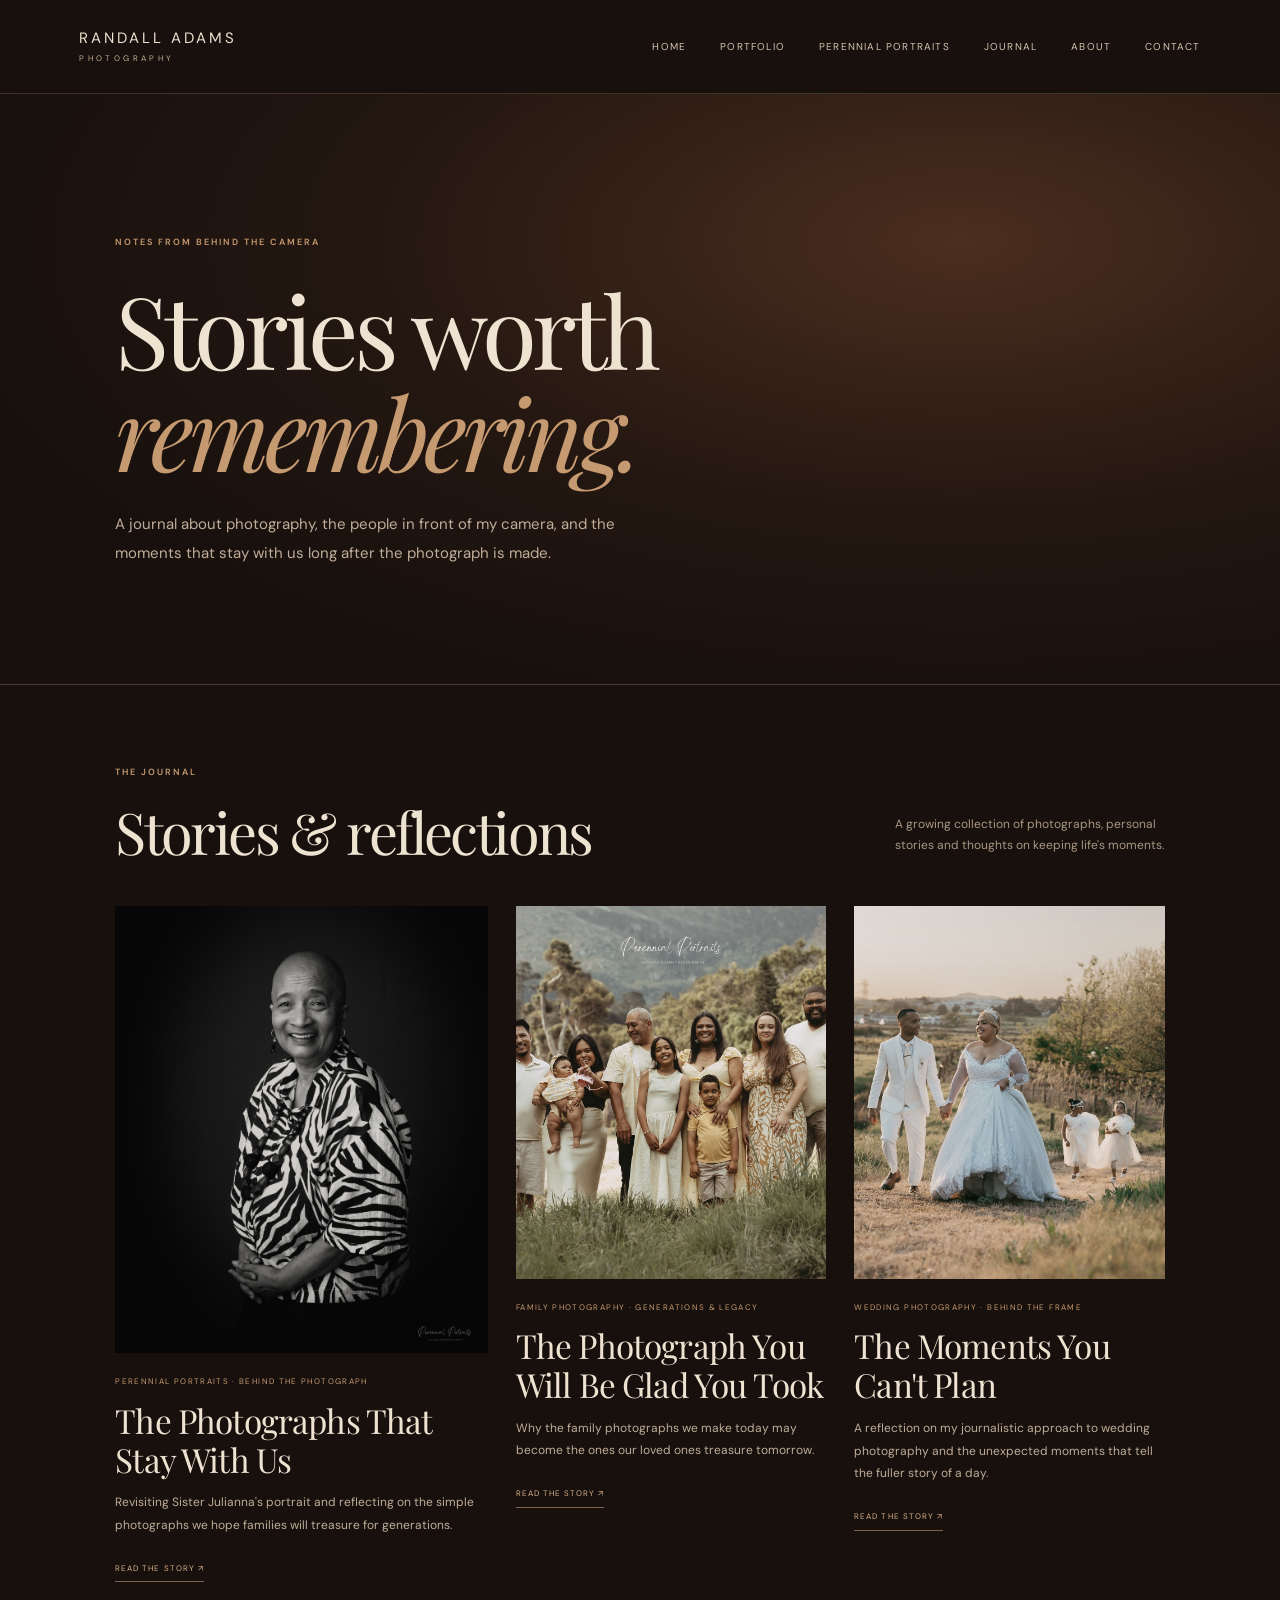
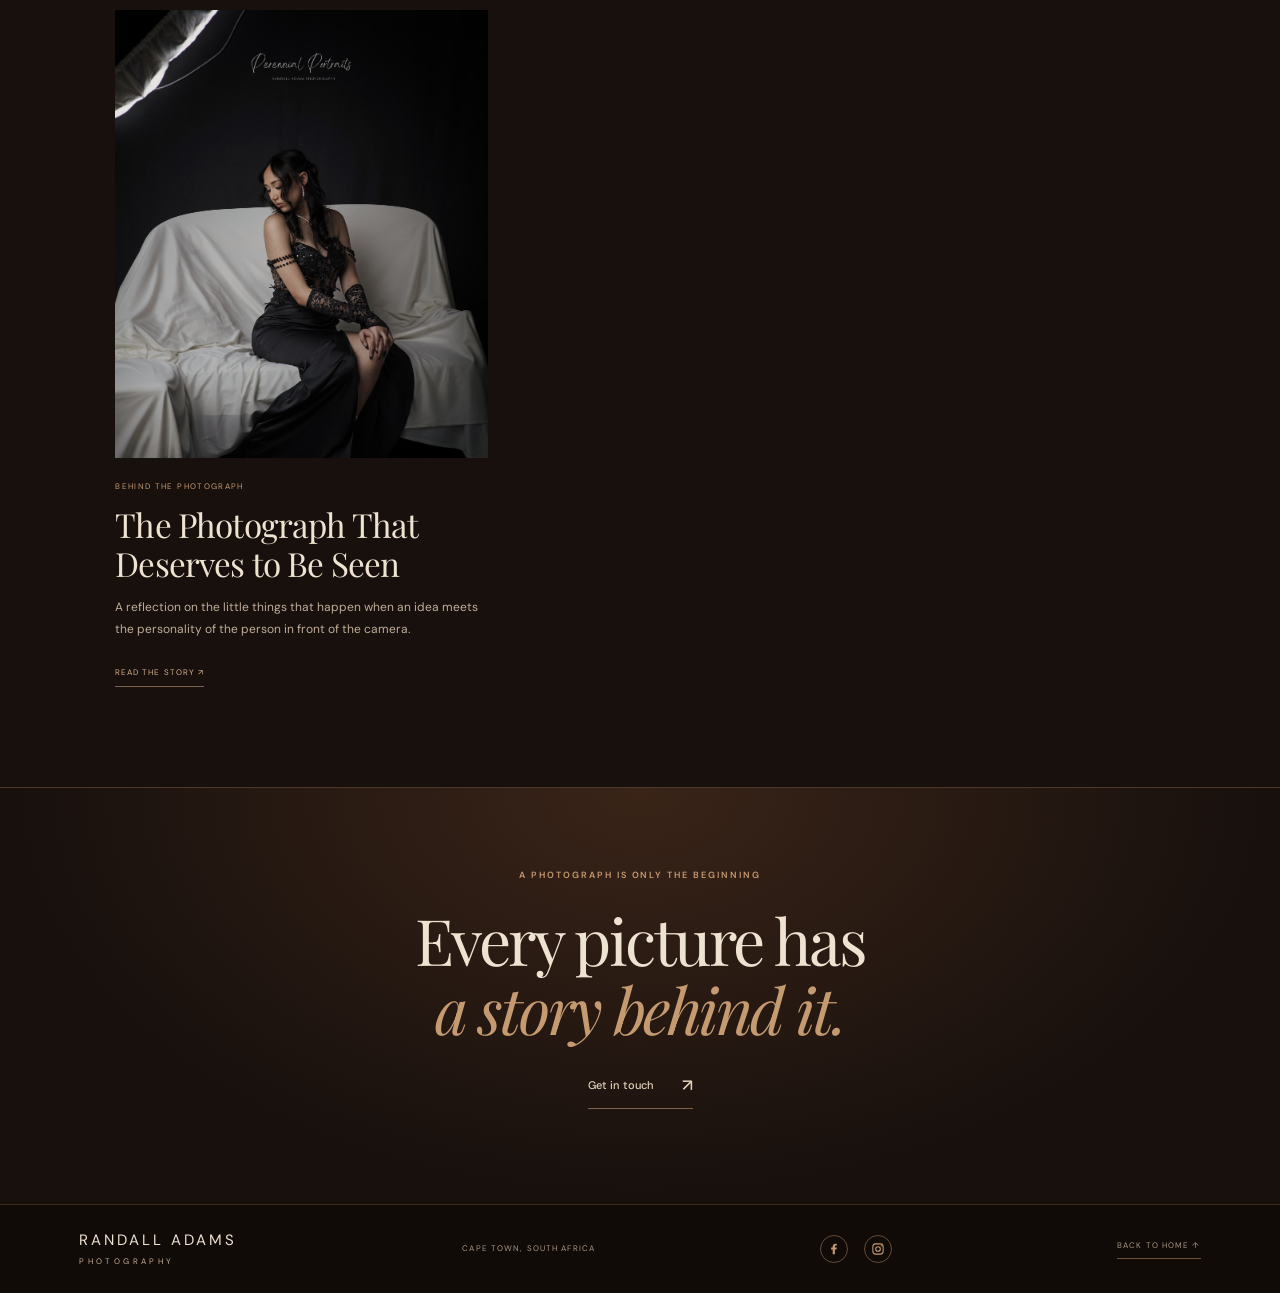
<file: journal.html>
<!doctype html>
<html lang="en">
<head>
<!-- Google tag (gtag.js) -->
<script async src="https://www.googletagmanager.com/gtag/js?id=G-VFDP31ETNV"></script>
<script>
  window.dataLayer = window.dataLayer || [];
  function gtag(){dataLayer.push(arguments);}
  gtag('js', new Date());
  gtag('config', 'G-VFDP31ETNV');
</script>

  <meta charset="utf-8">
  <meta name="viewport" content="width=device-width, initial-scale=1">
  <meta name="theme-color" content="#17100d">
  <meta name="description" content="Stories behind the photographs, the people, and the photography journey of Randall Adams Photography in Cape Town, South Africa.">
  <title>Journal | Randall Adams Photography</title>
  <link rel="preconnect" href="https://fonts.googleapis.com">
  <link rel="preconnect" href="https://fonts.gstatic.com" crossorigin>
  <link href="https://fonts.googleapis.com/css2?family=DM+Sans:wght@400;500;600&family=Playfair+Display:ital,wght@0,400;0,500;1,400&display=swap" rel="stylesheet">
  <link rel="stylesheet" href="style.css">
</head>
<body class="journal-page">
  <header class="header">
    <a class="brand" href="index.html#top" aria-label="Randall Adams Photography home"><span>RANDALL ADAMS</span><small>PHOTOGRAPHY</small></a>
    <button class="menu-toggle" aria-label="Open navigation" aria-expanded="false">Menu <span>＋</span></button>
    <nav class="nav" aria-label="Main navigation"><a href="index.html#top">Home</a><a href="index.html#work">Portfolio</a><a href="index.html#portraits">Perennial Portraits</a><a href="journal.html" aria-current="page">Journal</a><a href="index.html#about">About</a><a href="index.html#contact">Contact</a></nav>
  </header>
  <main>
    <section class="journal-hero">
      <p class="eyebrow">NOTES FROM BEHIND THE CAMERA</p>
      <h1>Stories worth<br><em>remembering.</em></h1>
      <p>A journal about photography, the people in front of my camera, and the moments that stay with us long after the photograph is made.</p>
    </section>
    <section class="journal-list section" aria-labelledby="journal-heading">
      <div class="section-head">
        <div><p class="eyebrow">THE JOURNAL</p><h2 id="journal-heading">Stories &amp; reflections</h2></div>
        <p class="section-sub">A growing collection of photographs, personal stories and thoughts on keeping life's moments.</p>
      </div>
      <div class="journal-grid">
        <article class="journal-card journal-card-featured">
          <a class="journal-card-image" href="the-photographs-that-stay-with-us.html" aria-label="Read The Photographs That Stay With Us"><img src="images/The Photographs That Stay With Us.jpg" alt="Black-and-white studio portrait of Sister Julianna smiling directly at the camera" loading="lazy"></a>
          <div class="journal-card-copy"><p class="journal-meta">PERENNIAL PORTRAITS · BEHIND THE PHOTOGRAPH</p><h3>The Photographs That Stay With Us</h3><p>Revisiting Sister Julianna's portrait and reflecting on the simple photographs we hope families will treasure for generations.</p><a class="journal-coming" href="the-photographs-that-stay-with-us.html">READ THE STORY ↗</a></div>
        </article>
        <article class="journal-card journal-card-featured">
          <a class="journal-card-image" href="one-day-this-photograph-will-mean-more.html" aria-label="Read The Photograph You Will Be Glad You Took"><img src="images/Family-Journal.jpg" alt="Three generations of a family standing together for an outdoor portrait" loading="lazy"></a>
          <div class="journal-card-copy"><p class="journal-meta">FAMILY PHOTOGRAPHY · GENERATIONS &amp; LEGACY</p><h3>The Photograph You Will Be Glad You Took</h3><p>Why the family photographs we make today may become the ones our loved ones treasure tomorrow.</p><a class="journal-coming" href="one-day-this-photograph-will-mean-more.html">READ THE STORY ↗</a></div>
        </article>
        <article class="journal-card">
          <a class="journal-card-image" href="the-moments-you-cant-plan.html" aria-label="Read The Moments You Can't Plan"><img src="images/the-moments-you-cant-plan 2.jpg" alt="A bride and groom walking together as two little girls carry the bride's veil behind them" loading="lazy"></a>
          <div class="journal-card-copy"><p class="journal-meta">WEDDING PHOTOGRAPHY · BEHIND THE FRAME</p><h3>The Moments You Can't Plan</h3><p>A reflection on my journalistic approach to wedding photography and the unexpected moments that tell the fuller story of a day.</p><a class="journal-coming" href="the-moments-you-cant-plan.html">READ THE STORY ↗</a></div>
        </article>
        <article class="journal-card journal-card-featured">
          <a class="journal-card-image" href="the-photograph-that-deserves-to-be-seen.html" aria-label="Read The Photograph That Deserves to Be Seen"><img src="Emma-Seated-Looking-Down.jpg" alt="Emma seated in a black dress, looking down in a studio portrait" loading="lazy"></a>
          <div class="journal-card-copy"><p class="journal-meta">BEHIND THE PHOTOGRAPH</p><h3>The Photograph That Deserves to Be Seen</h3><p>A reflection on the little things that happen when an idea meets the personality of the person in front of the camera.</p><a class="journal-coming" href="the-photograph-that-deserves-to-be-seen.html">READ THE STORY ↗</a></div>
        </article>

      </div>
    </section>
    <section class="journal-note"><p class="eyebrow">A PHOTOGRAPH IS ONLY THE BEGINNING</p><h2>Every picture has<br><em>a story behind it.</em></h2><a class="underlink" href="index.html#contact">Get in touch <span>↗</span></a></section>
  </main>
  <footer><a class="brand" href="index.html#top"><span>RANDALL ADAMS</span><small>PHOTOGRAPHY</small></a><span>CAPE TOWN, SOUTH AFRICA</span><div class="footer-social" aria-label="Social media"><a href="https://www.facebook.com/profile.php?id=100089716527592" target="_blank" rel="noopener noreferrer" aria-label="Visit Randall Adams Photography on Facebook" title="Facebook"><svg viewBox="0 0 24 24" aria-hidden="true"><path d="M13.5 21v-8.2h2.8l.4-3.2h-3.2V7.5c0-.9.3-1.6 1.6-1.6h1.7V3.1c-.3 0-1.4-.1-2.6-.1-2.6 0-4.4 1.6-4.4 4.5v2.1H7v3.2h2.8V21h3.7z"/></svg></a><a href="https://www.instagram.com/randalladamsphotography/" target="_blank" rel="noopener noreferrer" aria-label="Visit Randall Adams Photography on Instagram" title="Instagram"><svg viewBox="0 0 24 24" aria-hidden="true"><rect x="3.2" y="3.2" width="17.6" height="17.6" rx="5" fill="none" stroke="currentColor" stroke-width="1.8"/><circle cx="12" cy="12" r="4" fill="none" stroke="currentColor" stroke-width="1.8"/><circle cx="17.7" cy="6.6" r="1.1"/></svg></a></div><a href="index.html#top">BACK TO HOME ↑</a></footer>
  <script src="script.js"></script>
</body>
</html>
</file>
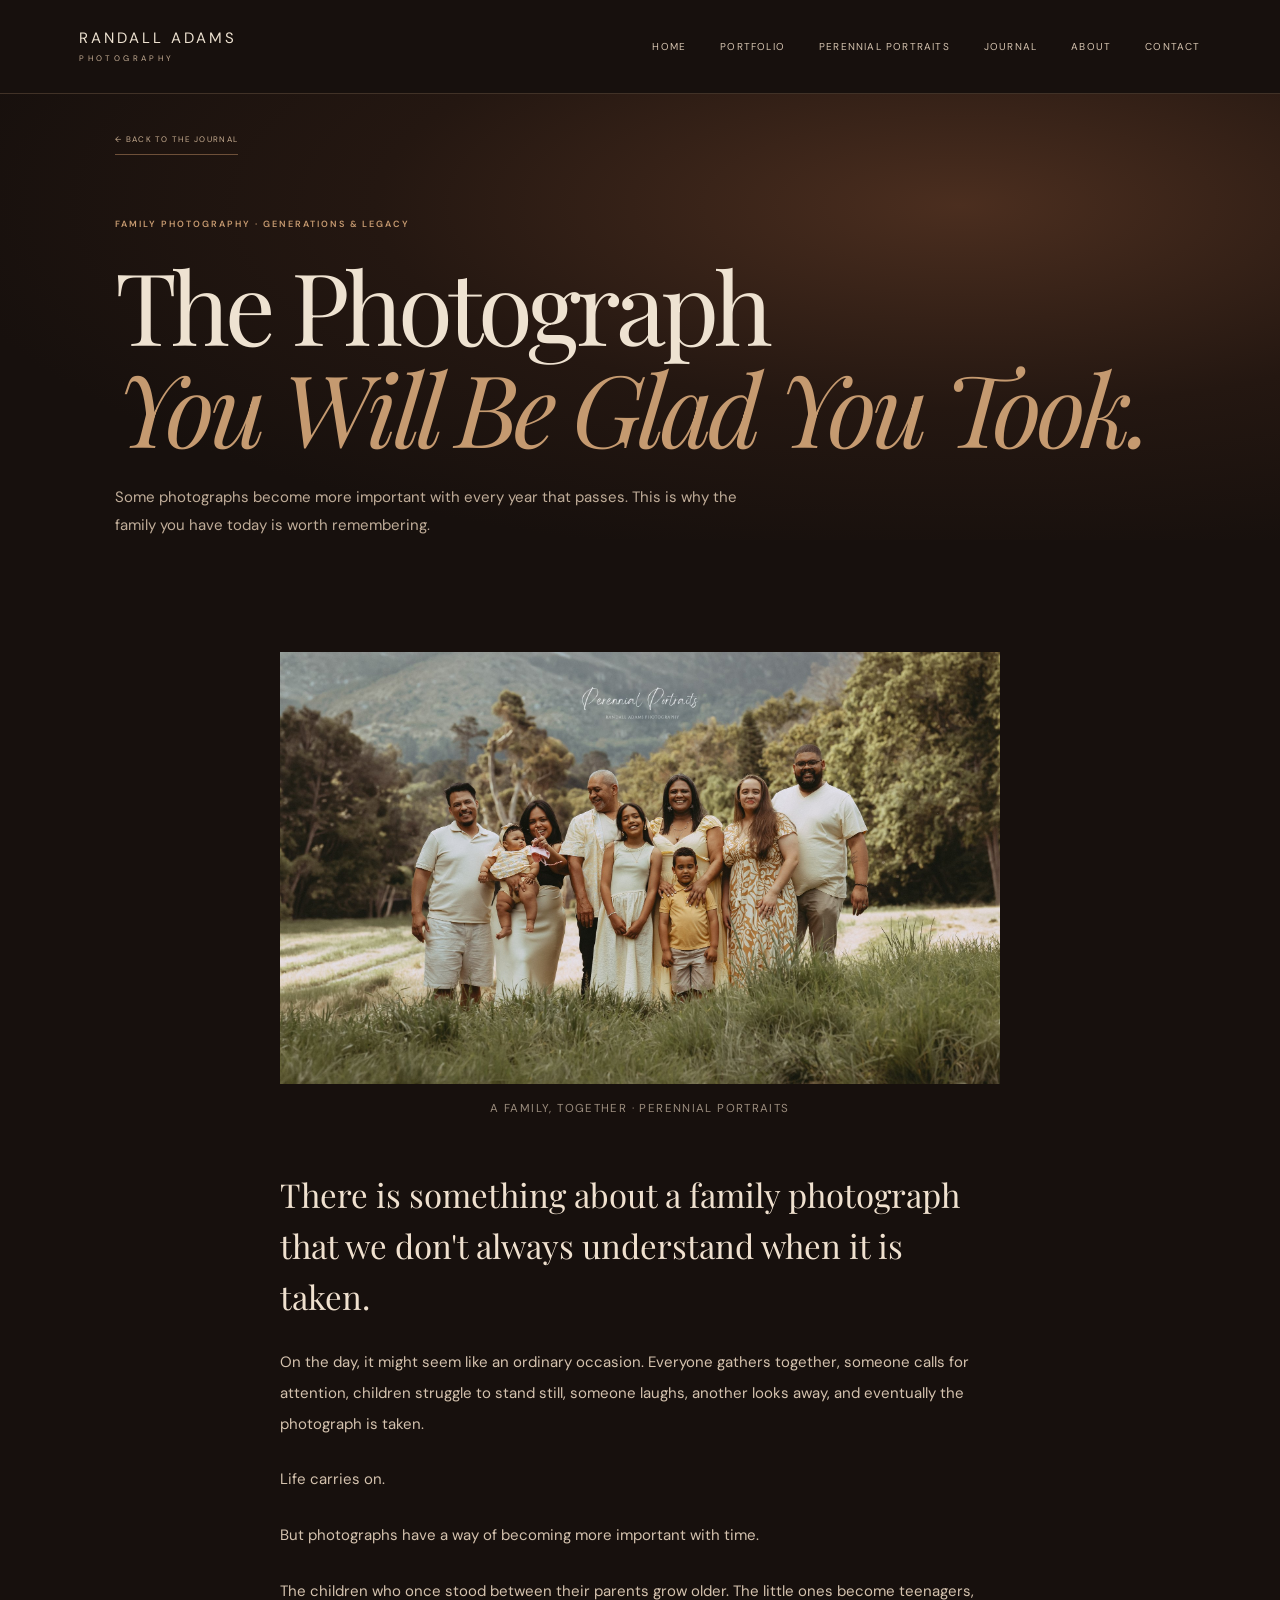
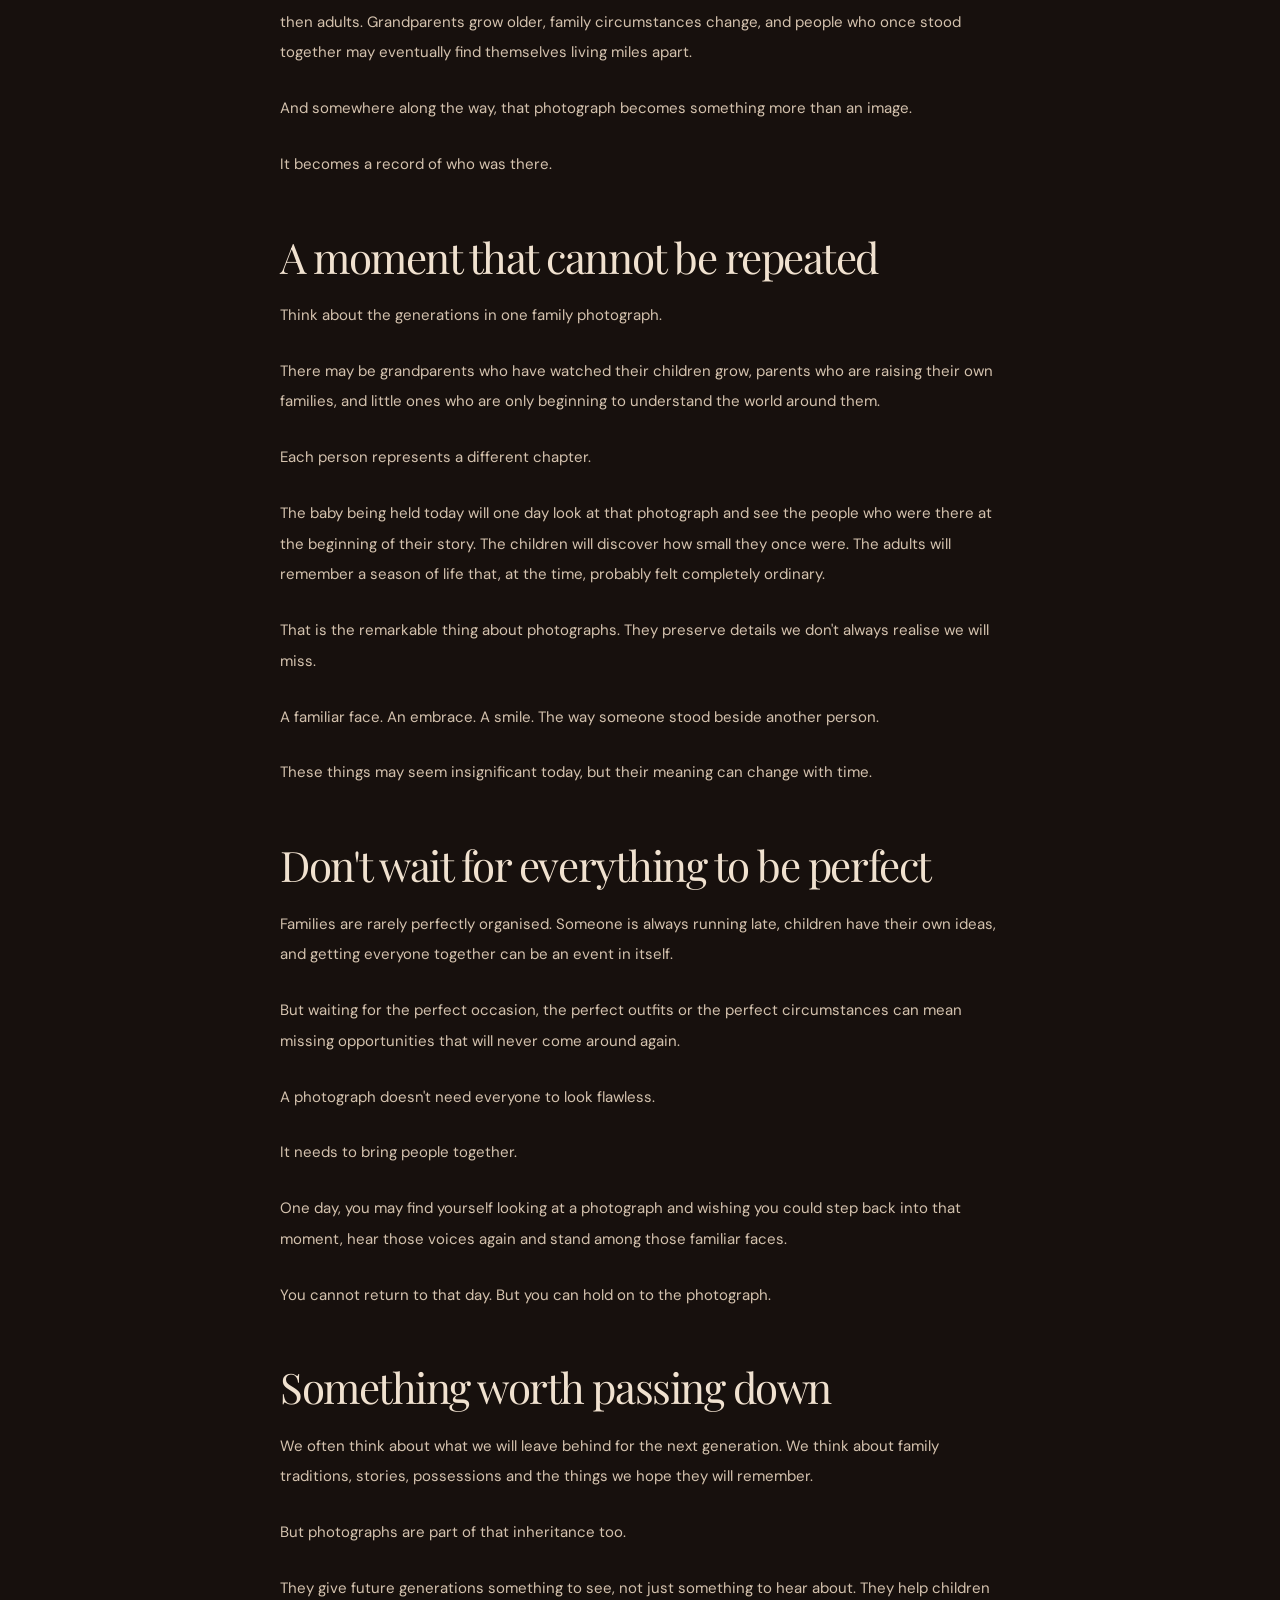
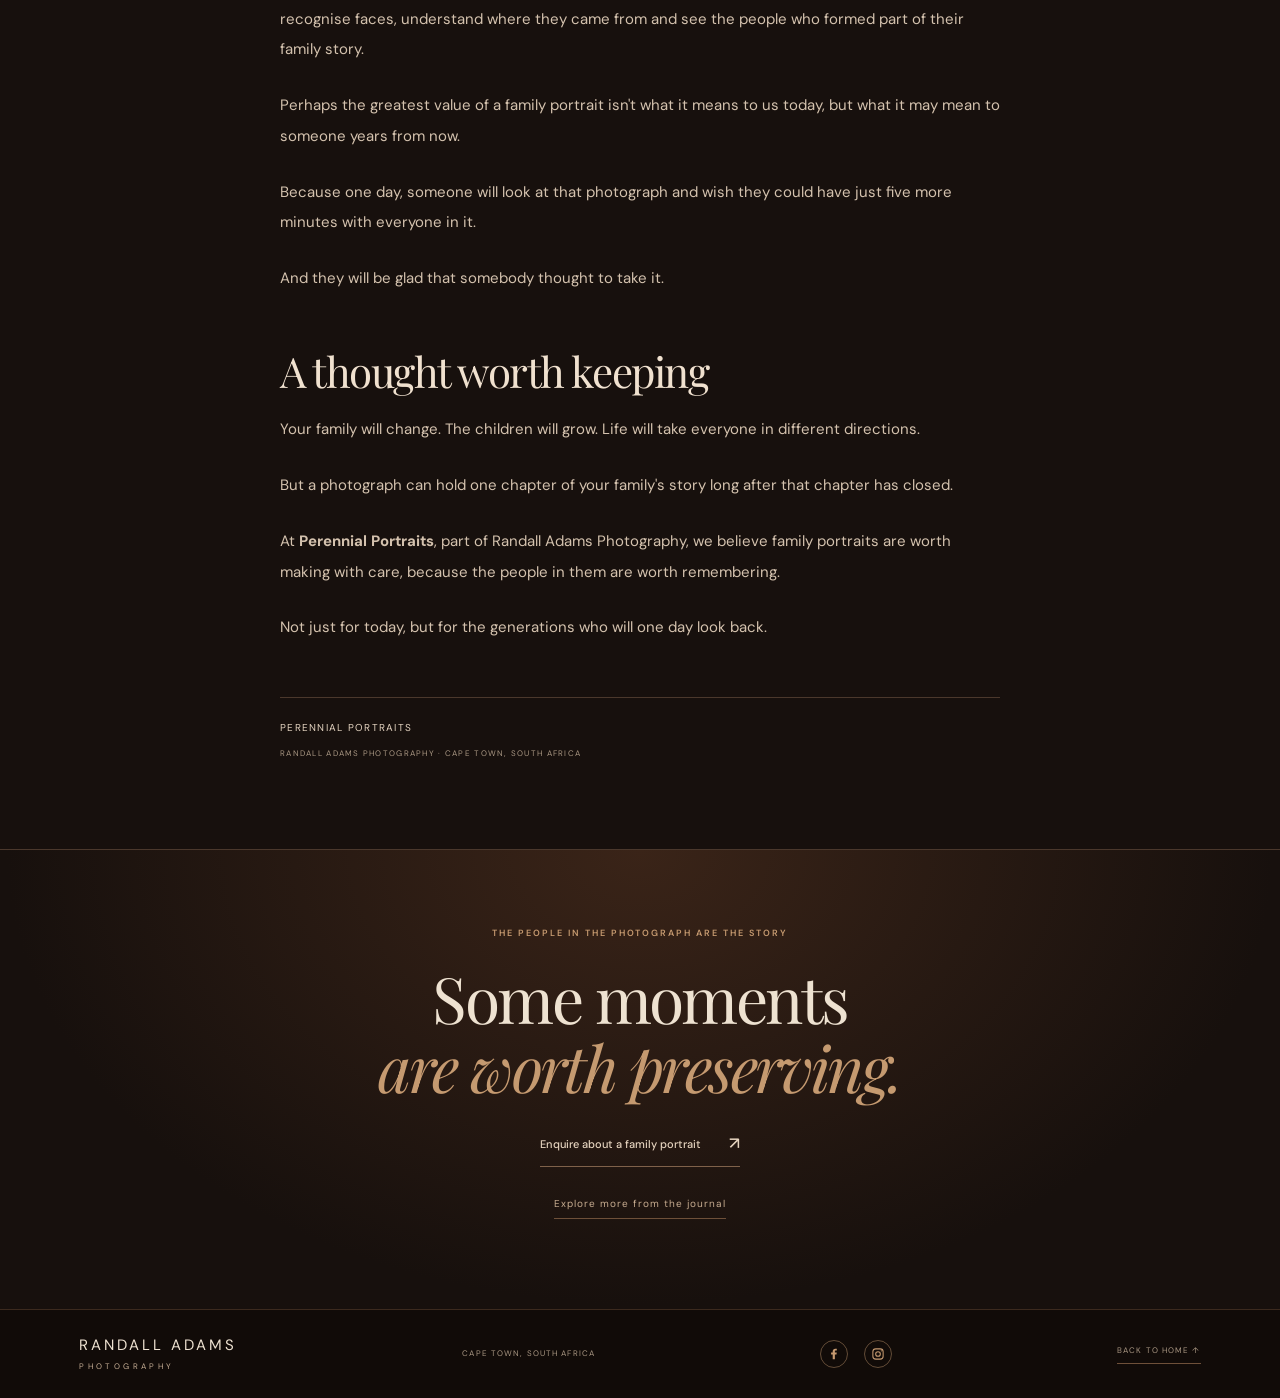
<file: one-day-this-photograph-will-mean-more.html>
<!doctype html>
<html lang="en">
<head>
  <!-- Google tag (gtag.js) -->
  <script async src="https://www.googletagmanager.com/gtag/js?id=G-VFDP31ETNV"></script>
  <script>
    window.dataLayer = window.dataLayer || [];
    function gtag(){dataLayer.push(arguments);}
    gtag('js', new Date());
    gtag('config', 'G-VFDP31ETNV');
  </script>
  <meta charset="utf-8">
  <meta name="viewport" content="width=device-width, initial-scale=1">
  <meta name="theme-color" content="#17100d">
  <meta name="description" content="A reflection on family photographs, the generations they bring together, and why the people in our lives are worth remembering today.">
  <title>The Photograph You Will Be Glad You Took | Randall Adams Photography</title>
  <link rel="canonical" href="https://randalladamsphotography.co.za/one-day-this-photograph-will-mean-more.html">
  <meta property="og:type" content="article">
  <meta property="og:site_name" content="Randall Adams Photography">
  <meta property="og:url" content="https://randalladamsphotography.co.za/one-day-this-photograph-will-mean-more.html">
  <meta property="og:title" content="The Photograph You Will Be Glad You Took">
  <meta property="og:description" content="One day, someone may look at a family photograph and wish they could have five more minutes with everyone in it.">
  <meta property="og:image" content="https://randalladamsphotography.co.za/images/Family-Journal.jpg?v=2">
  <meta property="og:image:secure_url" content="https://randalladamsphotography.co.za/images/Family-Journal.jpg?v=2">
  <meta property="og:image:type" content="image/jpeg">
  <meta property="og:image:width" content="1600">
  <meta property="og:image:height" content="960">
  <meta property="og:image:alt" content="A family of three generations standing together for an outdoor portrait">
  <meta name="twitter:card" content="summary_large_image">
  <meta name="twitter:title" content="The Photograph You Will Be Glad You Took">
  <meta name="twitter:description" content="Why the family photographs we make today may become the ones our loved ones treasure tomorrow.">
  <meta name="twitter:image" content="https://randalladamsphotography.co.za/images/Family-Journal.jpg?v=2">
  <link rel="preconnect" href="https://fonts.googleapis.com">
  <link rel="preconnect" href="https://fonts.gstatic.com" crossorigin>
  <link href="https://fonts.googleapis.com/css2?family=DM+Sans:wght@400;500;600&family=Playfair+Display:ital,wght@0,400;0,500;1,400&display=swap" rel="stylesheet">
  <link rel="stylesheet" href="style.css">
</head>
<body class="journal-page journal-article-page">
  <header class="header">
    <a class="brand" href="index.html#top" aria-label="Randall Adams Photography home"><span>RANDALL ADAMS</span><small>PHOTOGRAPHY</small></a>
    <button class="menu-toggle" aria-label="Open navigation" aria-expanded="false">Menu <span>＋</span></button>
    <nav class="nav" aria-label="Main navigation"><a href="index.html#top">Home</a><a href="index.html#work">Portfolio</a><a href="index.html#portraits">Perennial Portraits</a><a href="journal.html" aria-current="page">Journal</a><a href="index.html#about">About</a><a href="index.html#contact">Contact</a></nav>
  </header>
  <main>
    <section class="article-hero">
      <a class="article-back" href="journal.html">← BACK TO THE JOURNAL</a>
      <p class="eyebrow">FAMILY PHOTOGRAPHY · GENERATIONS &amp; LEGACY</p>
      <h1>The Photograph<br><em>You Will Be Glad You Took.</em></h1>
      <p class="article-deck">Some photographs become more important with every year that passes. This is why the family you have today is worth remembering.</p>
    </section>
    <article class="journal-article">
      <figure style="margin: 0 auto 3rem; max-width: 1100px;">
        <img src="images/Family-Journal.jpg" alt="A family of different generations gathered together for an outdoor portrait" style="display:block;width:100%;height:auto;" loading="eager">
        <figcaption style="padding-top:.8rem;text-align:center;font-size:.72rem;letter-spacing:.12em;text-transform:uppercase;opacity:.7;">A FAMILY, TOGETHER · PERENNIAL PORTRAITS</figcaption>
      </figure>

      <p class="article-opening">There is something about a family photograph that we don't always understand when it is taken.</p>
      <p>On the day, it might seem like an ordinary occasion. Everyone gathers together, someone calls for attention, children struggle to stand still, someone laughs, another looks away, and eventually the photograph is taken.</p>
      <p>Life carries on.</p>
      <p>But photographs have a way of becoming more important with time.</p>
      <p>The children who once stood between their parents grow older. The little ones become teenagers, then adults. Grandparents grow older, family circumstances change, and people who once stood together may eventually find themselves living miles apart.</p>
      <p>And somewhere along the way, that photograph becomes something more than an image.</p>
      <p>It becomes a record of who was there.</p>

      <h2>A moment that cannot be repeated</h2>
      <p>Think about the generations in one family photograph.</p>
      <p>There may be grandparents who have watched their children grow, parents who are raising their own families, and little ones who are only beginning to understand the world around them.</p>
      <p>Each person represents a different chapter.</p>
      <p>The baby being held today will one day look at that photograph and see the people who were there at the beginning of their story. The children will discover how small they once were. The adults will remember a season of life that, at the time, probably felt completely ordinary.</p>
      <p>That is the remarkable thing about photographs. They preserve details we don't always realise we will miss.</p>
      <p>A familiar face. An embrace. A smile. The way someone stood beside another person.</p>
      <p>These things may seem insignificant today, but their meaning can change with time.</p>

      <h2>Don't wait for everything to be perfect</h2>
      <p>Families are rarely perfectly organised. Someone is always running late, children have their own ideas, and getting everyone together can be an event in itself.</p>
      <p>But waiting for the perfect occasion, the perfect outfits or the perfect circumstances can mean missing opportunities that will never come around again.</p>
      <p>A photograph doesn't need everyone to look flawless.</p>
      <p>It needs to bring people together.</p>
      <p>One day, you may find yourself looking at a photograph and wishing you could step back into that moment, hear those voices again and stand among those familiar faces.</p>
      <p>You cannot return to that day. But you can hold on to the photograph.</p>

      <h2>Something worth passing down</h2>
      <p>We often think about what we will leave behind for the next generation. We think about family traditions, stories, possessions and the things we hope they will remember.</p>
      <p>But photographs are part of that inheritance too.</p>
      <p>They give future generations something to see, not just something to hear about. They help children recognise faces, understand where they came from and see the people who formed part of their family story.</p>
      <p>Perhaps the greatest value of a family portrait isn't what it means to us today, but what it may mean to someone years from now.</p>
      <p>Because one day, someone will look at that photograph and wish they could have just five more minutes with everyone in it.</p>
      <p>And they will be glad that somebody thought to take it.</p>

      <section class="article-thought" aria-labelledby="thought-heading">
        <h2 id="thought-heading">A thought worth keeping</h2>
        <p>Your family will change. The children will grow. Life will take everyone in different directions.</p>
        <p>But a photograph can hold one chapter of your family's story long after that chapter has closed.</p>
        <p>At <strong>Perennial Portraits</strong>, part of Randall Adams Photography, we believe family portraits are worth making with care, because the people in them are worth remembering.</p>
        <p>Not just for today, but for the generations who will one day look back.</p>
      </section>

      <div class="article-signoff"><span>PERENNIAL PORTRAITS</span><span>RANDALL ADAMS PHOTOGRAPHY · CAPE TOWN, SOUTH AFRICA</span></div>
    </article>
    <section class="article-end"><p class="eyebrow">THE PEOPLE IN THE PHOTOGRAPH ARE THE STORY</p><h2>Some moments<br><em>are worth preserving.</em></h2><a class="underlink" href="index.html#contact">Enquire about a family portrait <span>↗</span></a><a class="article-contact" href="journal.html">Explore more from the journal</a></section>
  </main>
  <footer><a class="brand" href="index.html#top"><span>RANDALL ADAMS</span><small>PHOTOGRAPHY</small></a><span>CAPE TOWN, SOUTH AFRICA</span><div class="footer-social" aria-label="Social media"><a href="https://www.facebook.com/profile.php?id=100089716527592" target="_blank" rel="noopener noreferrer" aria-label="Visit Randall Adams Photography on Facebook" title="Facebook"><svg viewBox="0 0 24 24" aria-hidden="true"><path d="M13.5 21v-8.2h2.8l.4-3.2h-3.2V7.5c0-.9.3-1.6 1.6-1.6h1.7V3.1c-.3 0-1.4-.1-2.6-.1-2.6 0-4.4 1.6-4.4 4.5v2.1H7v3.2h2.8V21h3.7z"/></svg></a><a href="https://www.instagram.com/randalladamsphotography/" target="_blank" rel="noopener noreferrer" aria-label="Visit Randall Adams Photography on Instagram" title="Instagram"><svg viewBox="0 0 24 24" aria-hidden="true"><rect x="3.2" y="3.2" width="17.6" height="17.6" rx="5" fill="none" stroke="currentColor" stroke-width="1.8"/><circle cx="12" cy="12" r="4" fill="none" stroke="currentColor" stroke-width="1.8"/><circle cx="17.7" cy="6.6" r="1.1"/></svg></a></div><a href="index.html#top">BACK TO HOME ↑</a></footer>
  <script src="script.js"></script>
</body>
</html>
</file>
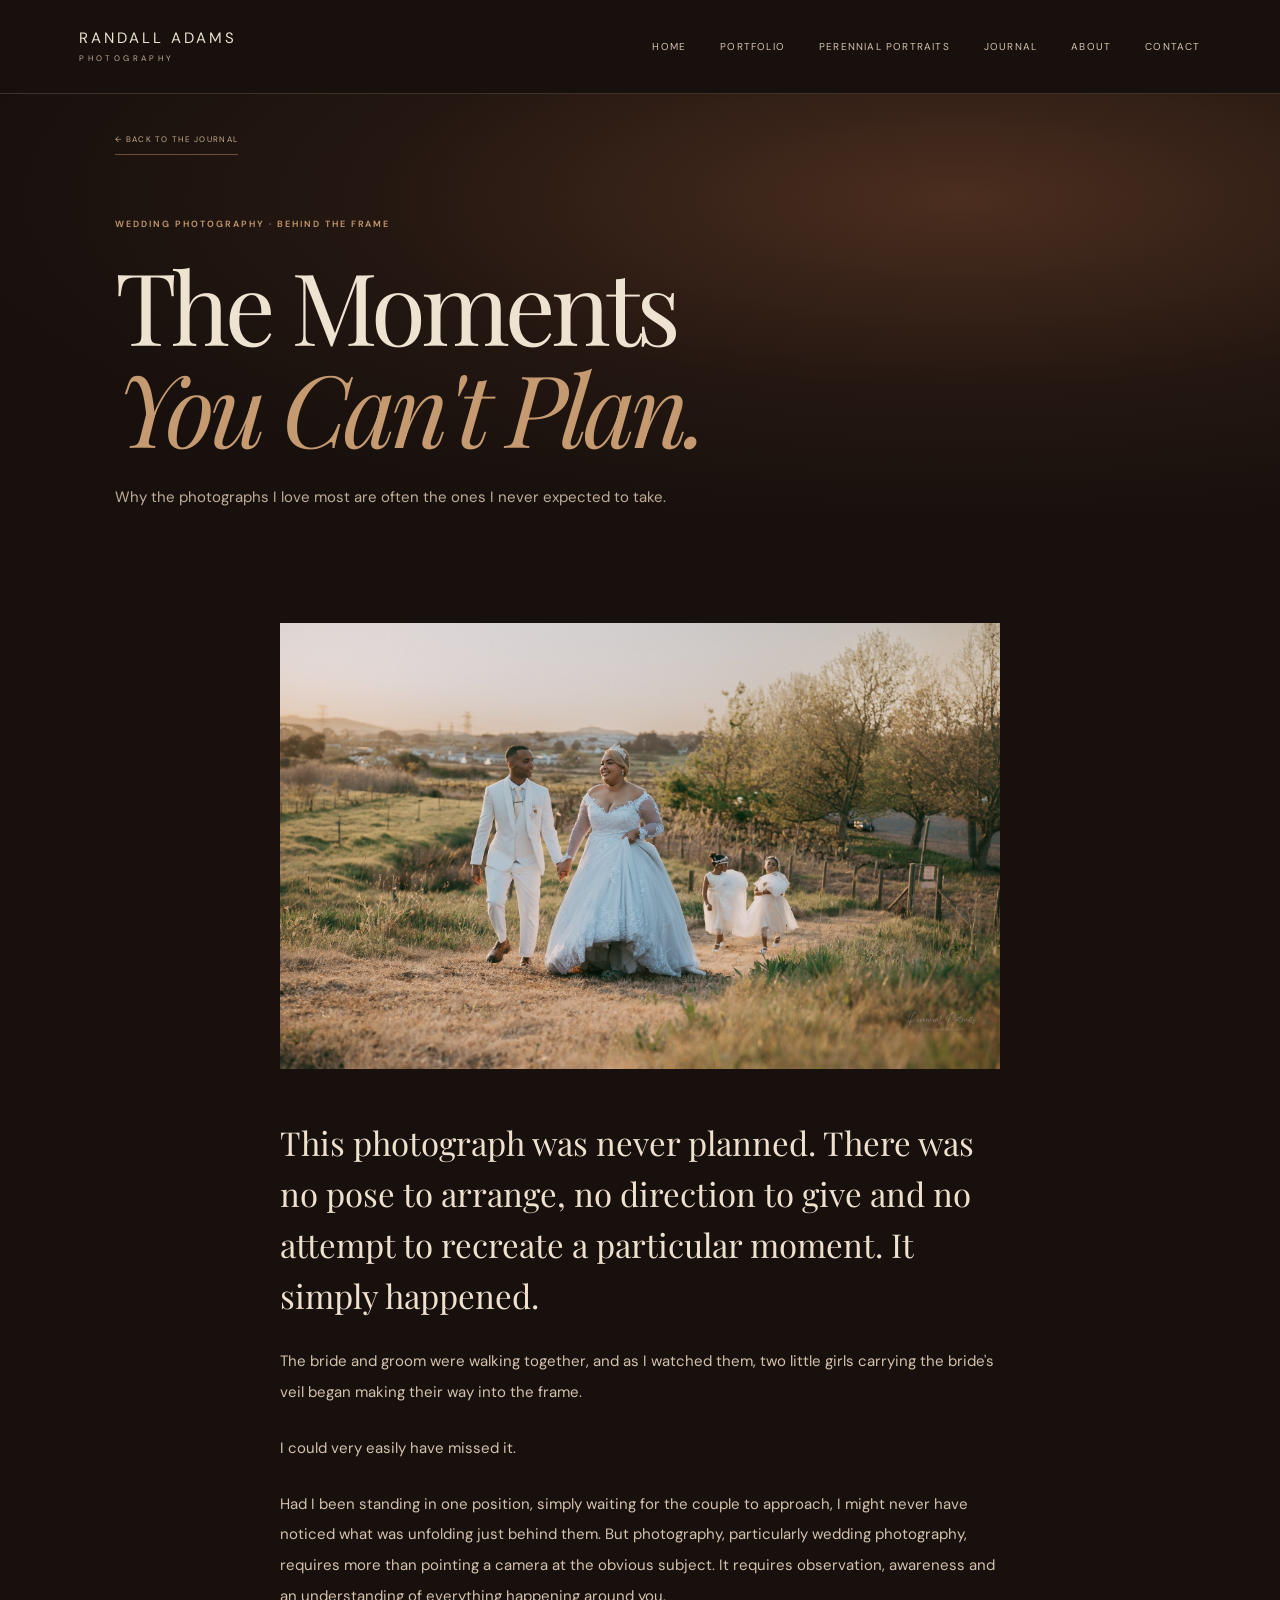
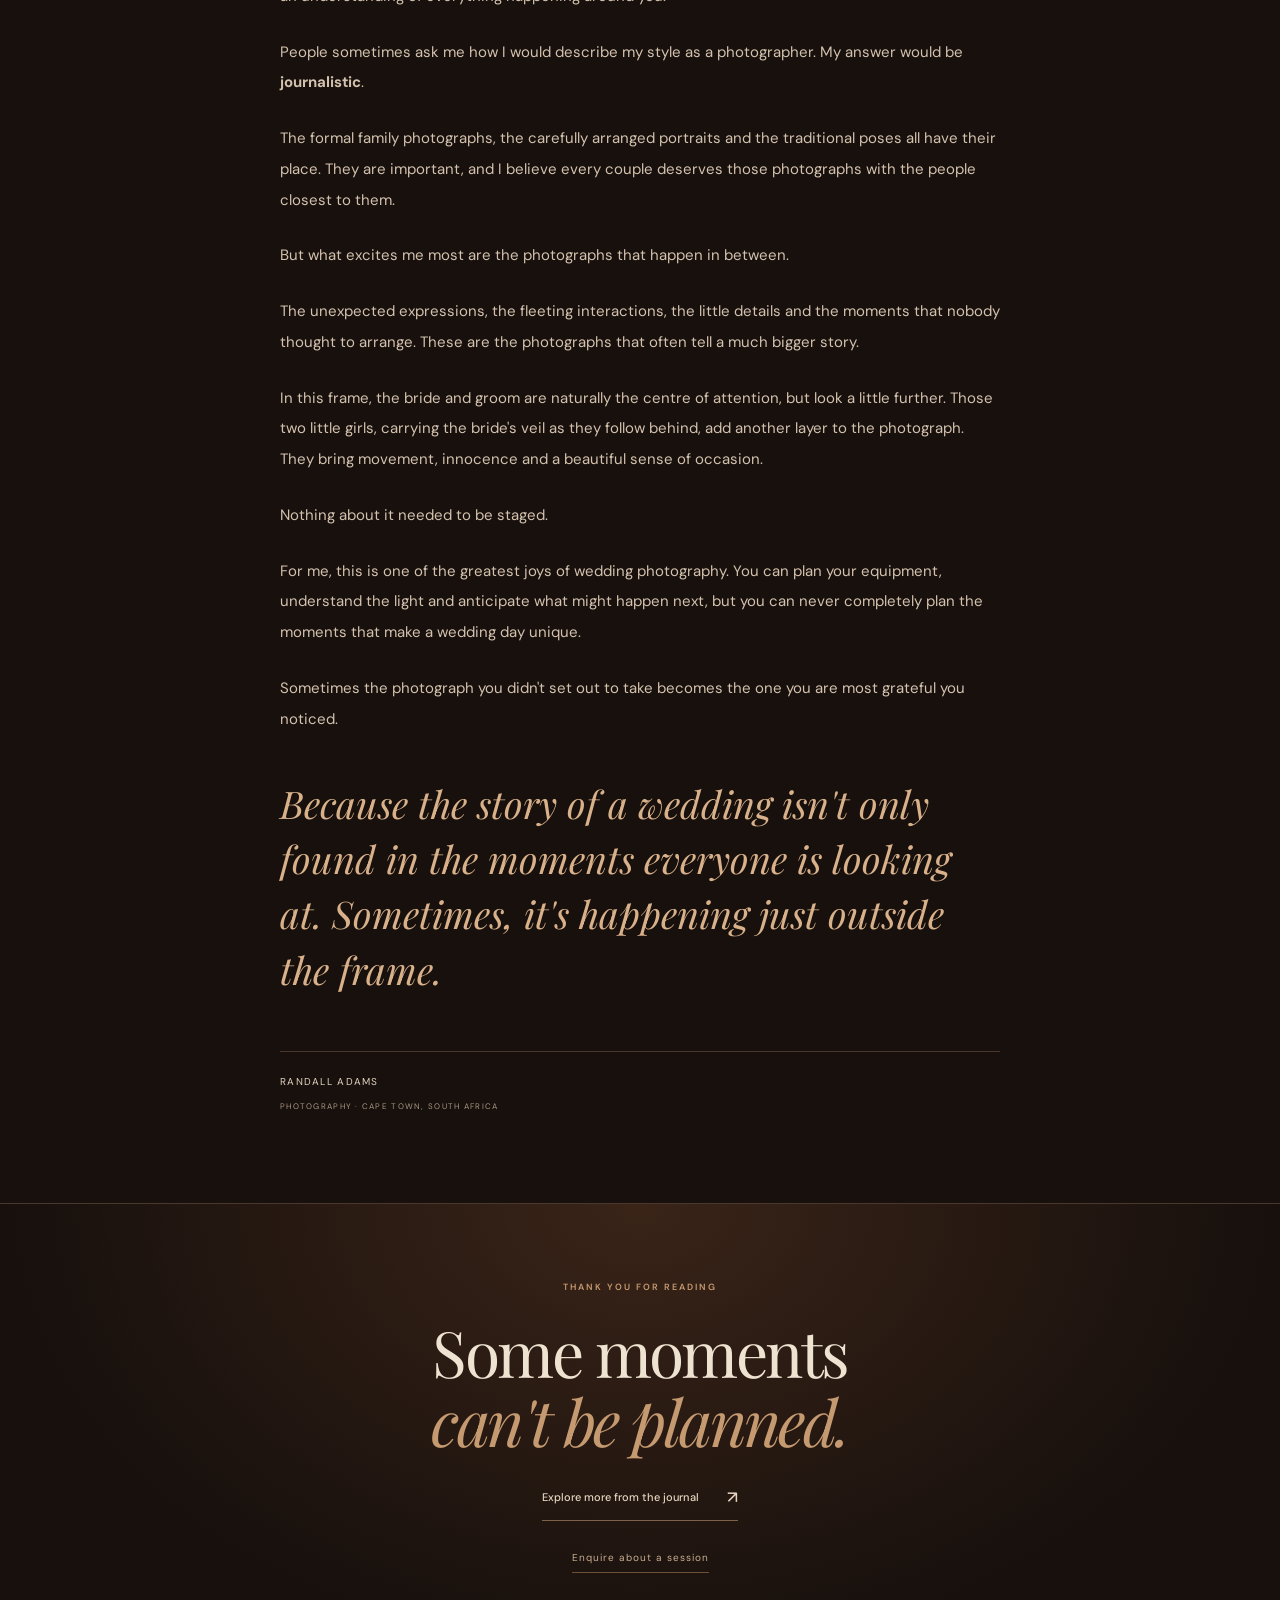
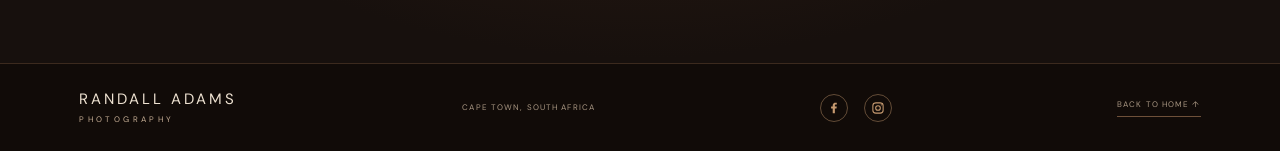
<file: the-moments-you-cant-plan.html>
<!doctype html>
<html lang="en">
<head>
<!-- Google tag (gtag.js) -->
<script async src="https://www.googletagmanager.com/gtag/js?id=G-VFDP31ETNV"></script>
<script>
  window.dataLayer = window.dataLayer || [];
  function gtag(){dataLayer.push(arguments);}
  gtag('js', new Date());
  gtag('config', 'G-VFDP31ETNV');
</script>

  <meta charset="utf-8">
  <meta name="viewport" content="width=device-width, initial-scale=1">
  <meta name="theme-color" content="#17100d">
  <meta name="description" content="A wedding photograph that was never planned. Randall Adams reflects on his journalistic approach and the unexpected moments that tell the fuller story of a wedding day.">
  <title>The Moments You Can't Plan | Randall Adams Photography</title>
  <link rel="canonical" href="https://randalladamsphotography.co.za/the-moments-you-cant-plan.html">
  <meta property="og:type" content="article">
  <meta property="og:site_name" content="Randall Adams Photography">
  <meta property="og:url" content="https://randalladamsphotography.co.za/the-moments-you-cant-plan.html">
  <meta property="og:title" content="The Moments You Can't Plan | Randall Adams Photography">
  <meta property="og:description" content="Why the photographs I love most are often the ones I never expected to take. A reflection on the unexpected moments in wedding photography.">
  <meta property="og:image" content="https://randalladamsphotography.co.za/images/the-moments-you-cant-plan%202.jpg">
  <meta property="og:image:alt" content="A bride and groom walking together while two young girls carry the bride's veil behind them">
  <meta name="twitter:card" content="summary_large_image">
  <meta name="twitter:title" content="The Moments You Can't Plan | Randall Adams Photography">
  <meta name="twitter:description" content="Why the photographs I love most are often the ones I never expected to take.">
  <meta name="twitter:image" content="https://randalladamsphotography.co.za/images/the-moments-you-cant-plan%202.jpg">
  <link rel="preconnect" href="https://fonts.googleapis.com">
  <link rel="preconnect" href="https://fonts.gstatic.com" crossorigin>
  <link href="https://fonts.googleapis.com/css2?family=DM+Sans:wght@400;500;600&family=Playfair+Display:ital,wght@0,400;0,500;1,400&display=swap" rel="stylesheet">
  <link rel="stylesheet" href="style.css">
</head>
<body class="journal-page journal-article-page">
  <header class="header">
    <a class="brand" href="index.html#top" aria-label="Randall Adams Photography home"><span>RANDALL ADAMS</span><small>PHOTOGRAPHY</small></a>
    <button class="menu-toggle" aria-label="Open navigation" aria-expanded="false">Menu <span>＋</span></button>
    <nav class="nav" aria-label="Main navigation"><a href="index.html#top">Home</a><a href="index.html#work">Portfolio</a><a href="index.html#portraits">Perennial Portraits</a><a href="journal.html" aria-current="page">Journal</a><a href="index.html#about">About</a><a href="index.html#contact">Contact</a></nav>
  </header>
  <main>
    <section class="article-hero">
      <a class="article-back" href="journal.html">← BACK TO THE JOURNAL</a>
      <p class="eyebrow">WEDDING PHOTOGRAPHY · BEHIND THE FRAME</p>
      <h1>The Moments<br><em>You Can't Plan.</em></h1>
      <p class="article-deck">Why the photographs I love most are often the ones I never expected to take.</p>
    </section>
    <article class="journal-article">
      <figure style="margin: 0 auto 3rem; max-width: 1000px;">
        <img src="images/the-moments-you-cant-plan 2.jpg" alt="A bride and groom walking hand in hand while two young girls carry the bride's veil behind them" style="display: block; width: 100%; height: auto;" loading="eager">
      </figure>
      <p class="article-opening">This photograph was never planned. There was no pose to arrange, no direction to give and no attempt to recreate a particular moment. It simply happened.</p>
      <p>The bride and groom were walking together, and as I watched them, two little girls carrying the bride's veil began making their way into the frame.</p>
      <p>I could very easily have missed it.</p>
      <p>Had I been standing in one position, simply waiting for the couple to approach, I might never have noticed what was unfolding just behind them. But photography, particularly wedding photography, requires more than pointing a camera at the obvious subject. It requires observation, awareness and an understanding of everything happening around you.</p>
      <p>People sometimes ask me how I would describe my style as a photographer. My answer would be <strong>journalistic</strong>.</p>
      <p>The formal family photographs, the carefully arranged portraits and the traditional poses all have their place. They are important, and I believe every couple deserves those photographs with the people closest to them.</p>
      <p>But what excites me most are the photographs that happen in between.</p>
      <p>The unexpected expressions, the fleeting interactions, the little details and the moments that nobody thought to arrange. These are the photographs that often tell a much bigger story.</p>
      <p>In this frame, the bride and groom are naturally the centre of attention, but look a little further. Those two little girls, carrying the bride's veil as they follow behind, add another layer to the photograph. They bring movement, innocence and a beautiful sense of occasion.</p>
      <p>Nothing about it needed to be staged.</p>
      <p>For me, this is one of the greatest joys of wedding photography. You can plan your equipment, understand the light and anticipate what might happen next, but you can never completely plan the moments that make a wedding day unique.</p>
      <p>Sometimes the photograph you didn't set out to take becomes the one you are most grateful you noticed.</p>
      <p class="article-closing">Because the story of a wedding isn't only found in the moments everyone is looking at. Sometimes, it's happening just outside the frame.</p>
      <div class="article-signoff"><span>RANDALL ADAMS</span><span>PHOTOGRAPHY · CAPE TOWN, SOUTH AFRICA</span></div>
    </article>
    <section class="article-end"><p class="eyebrow">THANK YOU FOR READING</p><h2>Some moments<br><em>can't be planned.</em></h2><a class="underlink" href="journal.html">Explore more from the journal <span>↗</span></a><a class="article-contact" href="index.html#contact">Enquire about a session</a></section>
  </main>
  <footer><a class="brand" href="index.html#top"><span>RANDALL ADAMS</span><small>PHOTOGRAPHY</small></a><span>CAPE TOWN, SOUTH AFRICA</span><div class="footer-social" aria-label="Social media"><a href="https://www.facebook.com/profile.php?id=100089716527592" target="_blank" rel="noopener noreferrer" aria-label="Visit Randall Adams Photography on Facebook" title="Facebook"><svg viewBox="0 0 24 24" aria-hidden="true"><path d="M13.5 21v-8.2h2.8l.4-3.2h-3.2V7.5c0-.9.3-1.6 1.6-1.6h1.7V3.1c-.3 0-1.4-.1-2.6-.1-2.6 0-4.4 1.6-4.4 4.5v2.1H7v3.2h2.8V21h3.7z"/></svg></a><a href="https://www.instagram.com/randalladamsphotography/" target="_blank" rel="noopener noreferrer" aria-label="Visit Randall Adams Photography on Instagram" title="Instagram"><svg viewBox="0 0 24 24" aria-hidden="true"><rect x="3.2" y="3.2" width="17.6" height="17.6" rx="5" fill="none" stroke="currentColor" stroke-width="1.8"/><circle cx="12" cy="12" r="4" fill="none" stroke="currentColor" stroke-width="1.8"/><circle cx="17.7" cy="6.6" r="1.1"/></svg></a></div><a href="index.html#top">BACK TO HOME ↑</a></footer>
  <script src="script.js"></script>
</body>
</html>
</file>
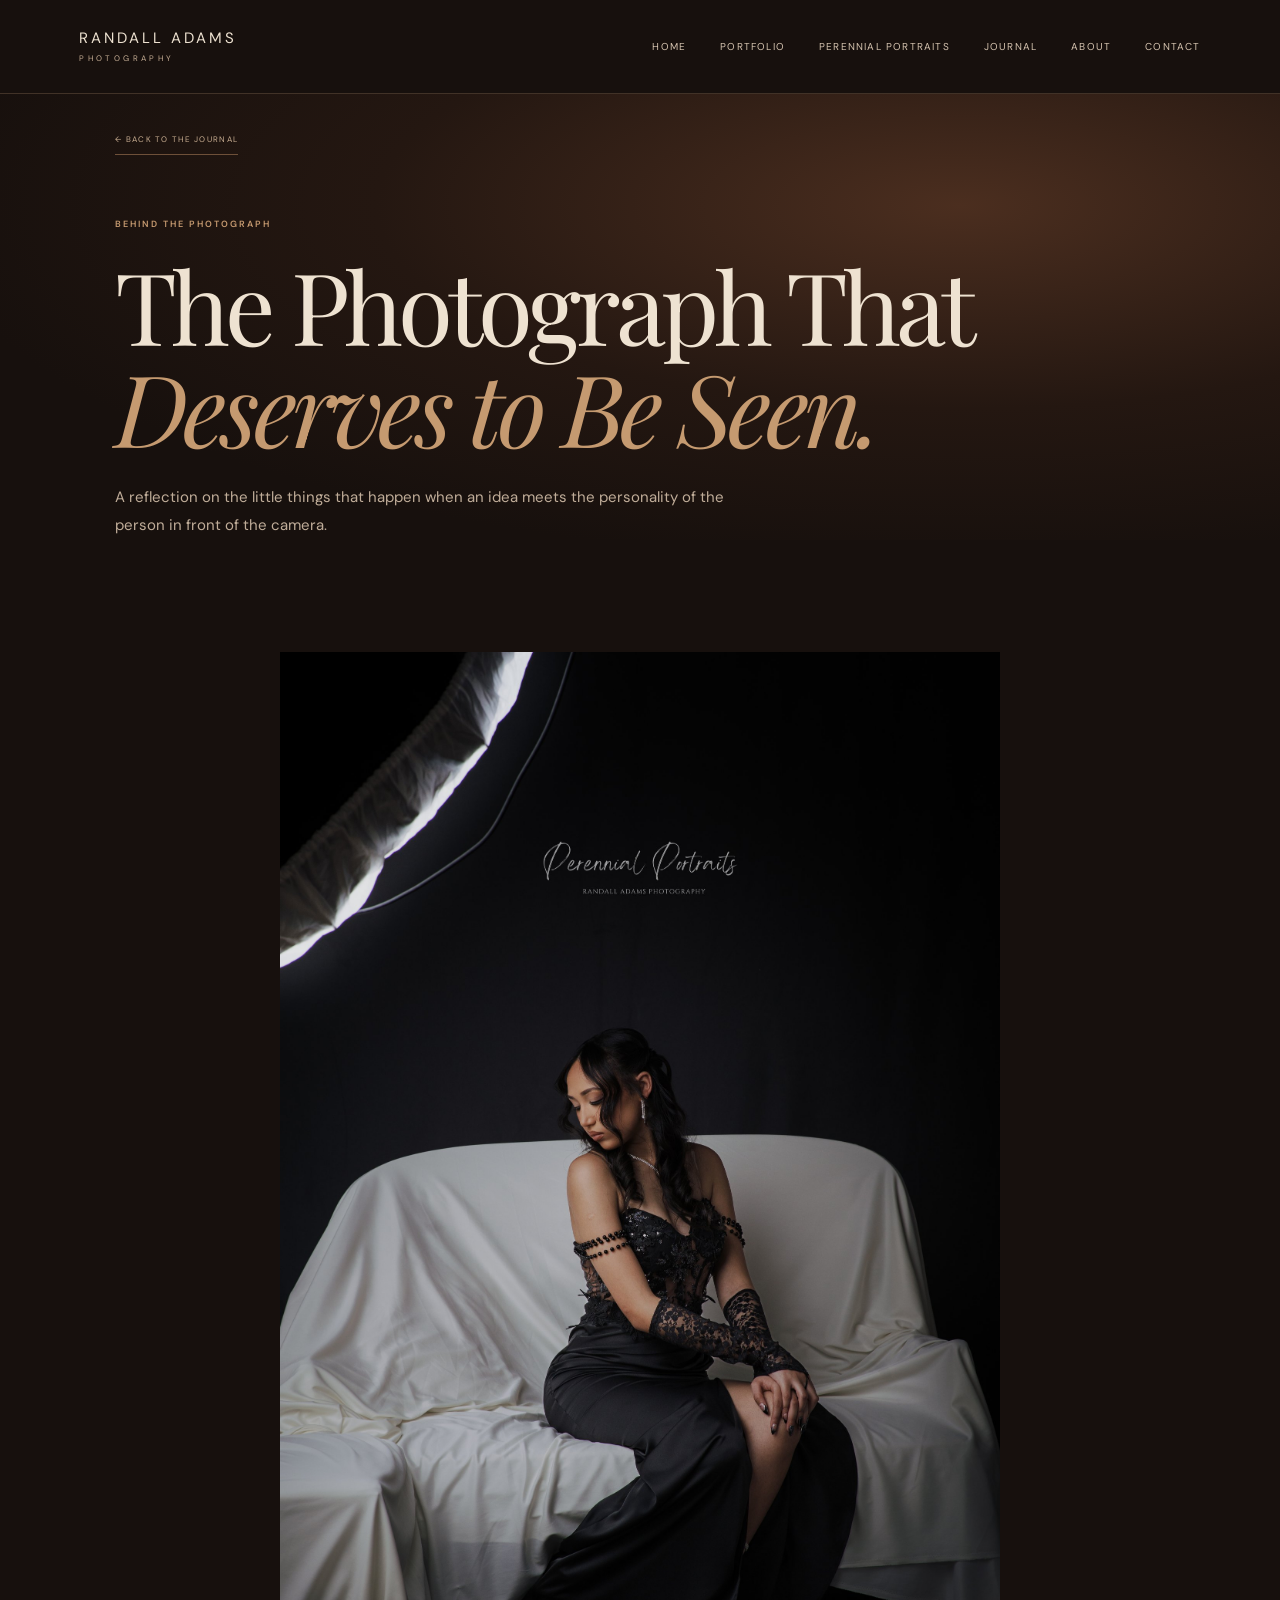
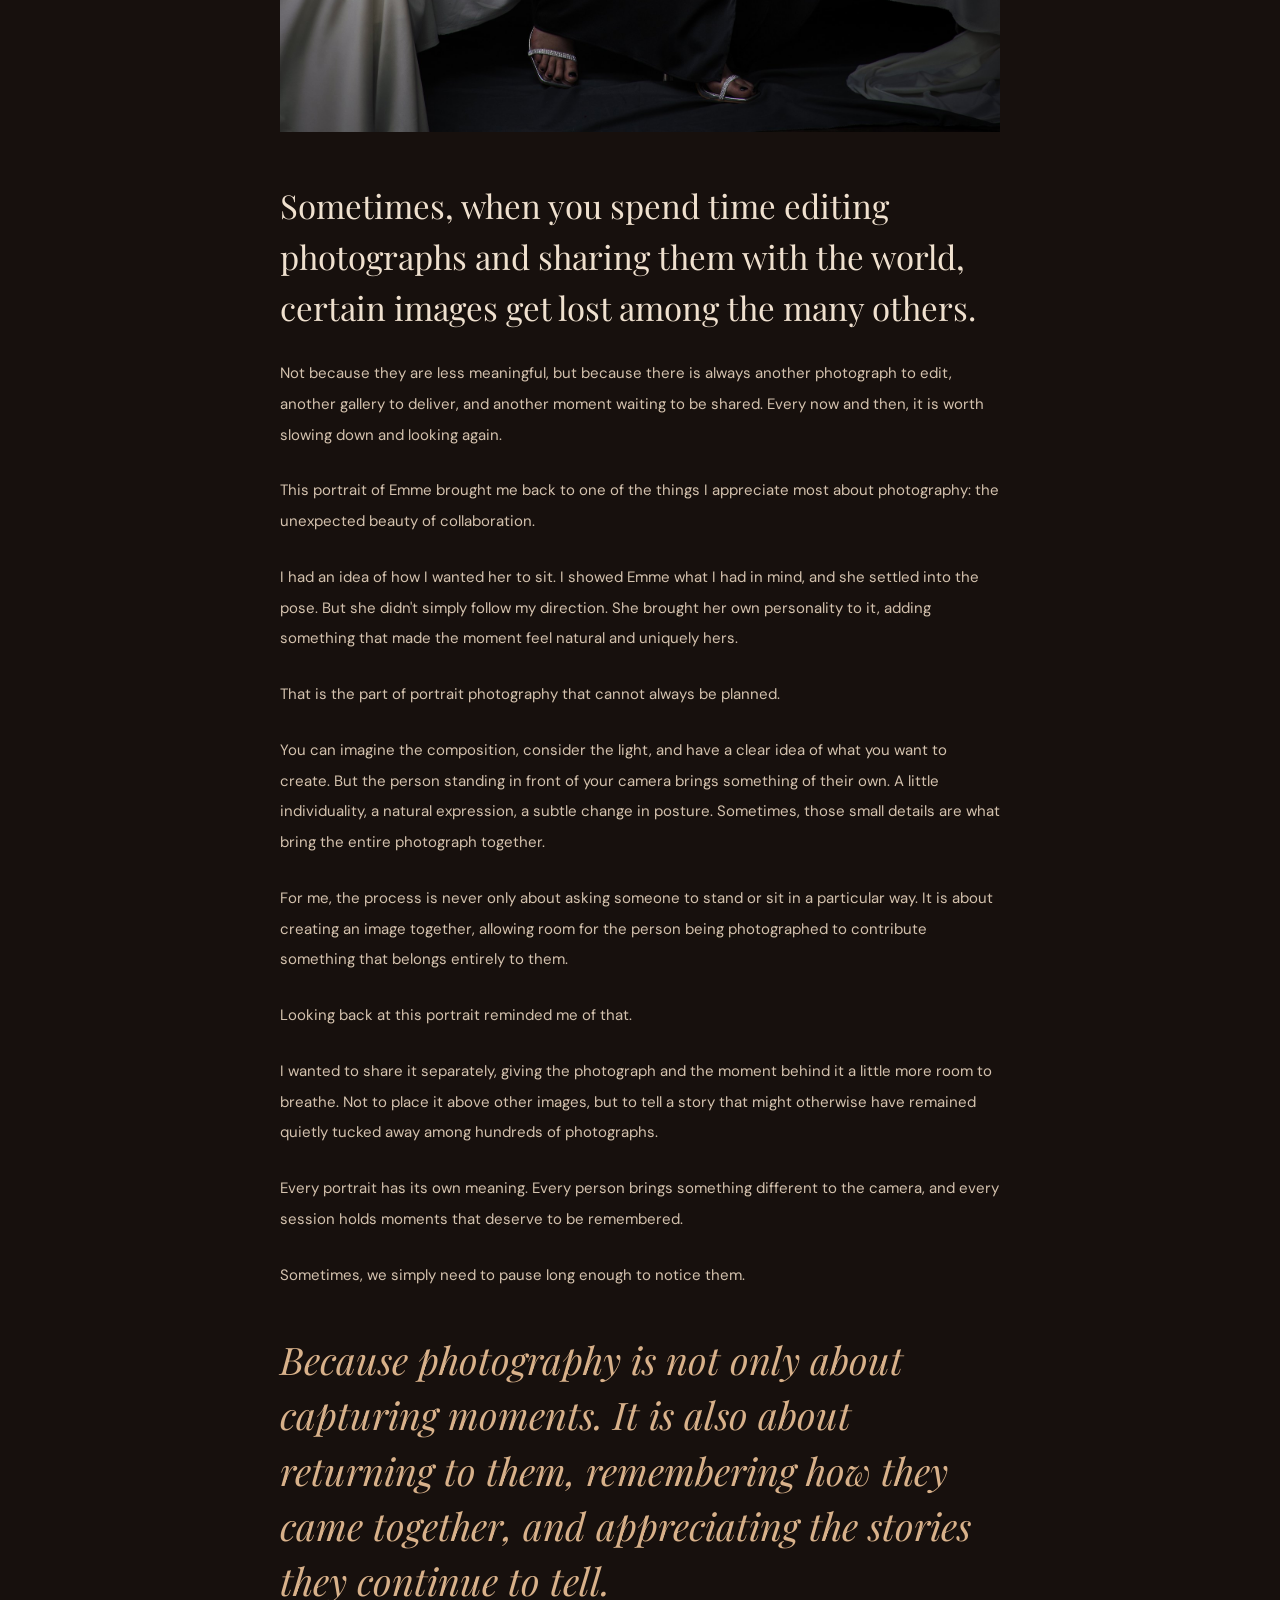
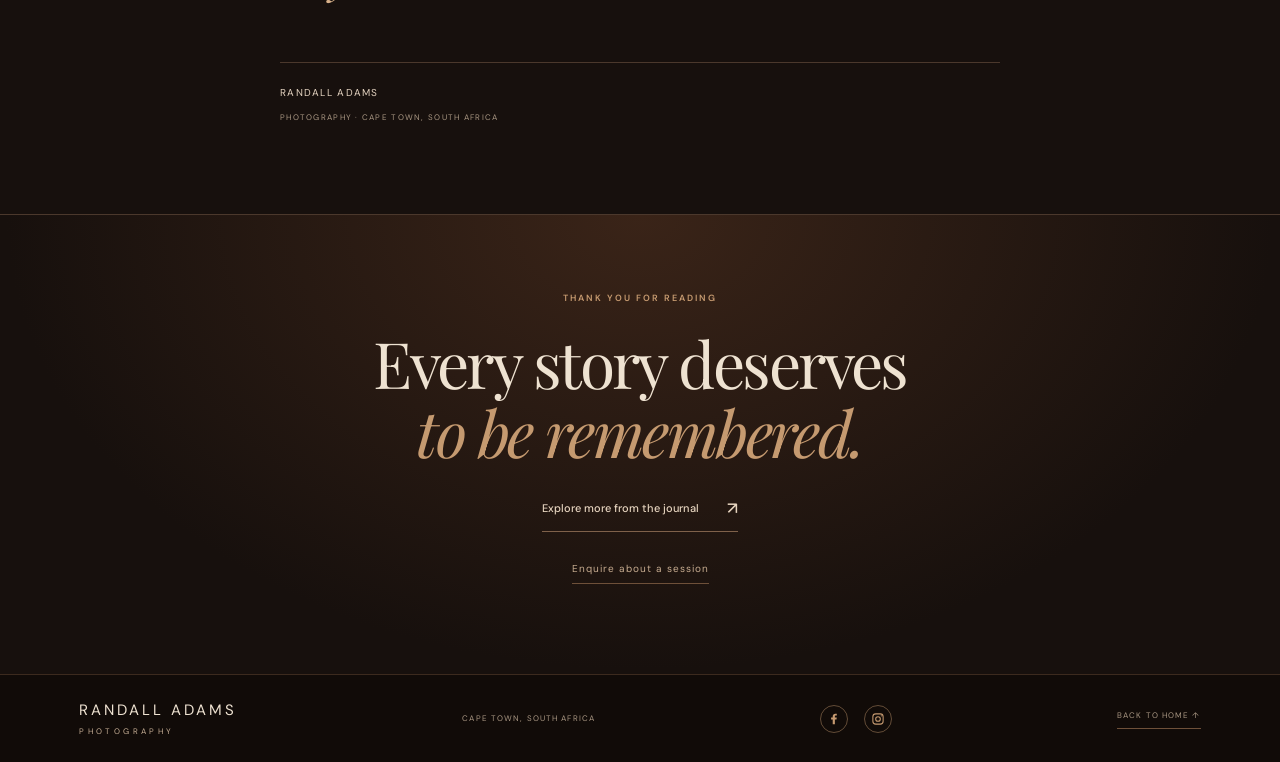
<file: the-photograph-that-deserves-to-be-seen.html>
<!doctype html>
<html lang="en">
<head>
<!-- Google tag (gtag.js) -->
<script async src="https://www.googletagmanager.com/gtag/js?id=G-VFDP31ETNV"></script>
<script>
  window.dataLayer = window.dataLayer || [];
  function gtag(){dataLayer.push(arguments);}
  gtag('js', new Date());
  gtag('config', 'G-VFDP31ETNV');
</script>

  <meta charset="utf-8">
  <meta name="viewport" content="width=device-width, initial-scale=1">
  <meta name="theme-color" content="#17100d">
  <meta name="description" content="A reflection on the collaboration between photographer and subject, and the small details that make a portrait feel personal.">
  <title>The Photograph That Deserves to Be Seen | Randall Adams Photography</title>
  <link rel="preconnect" href="https://fonts.googleapis.com">
  <link rel="preconnect" href="https://fonts.gstatic.com" crossorigin>
  <link href="https://fonts.googleapis.com/css2?family=DM+Sans:wght@400;500;600&family=Playfair+Display:ital,wght@0,400;0,500;1,400&display=swap" rel="stylesheet">
  <link rel="stylesheet" href="style.css">
</head>
<body class="journal-page journal-article-page">
  <header class="header">
    <a class="brand" href="index.html#top" aria-label="Randall Adams Photography home"><span>RANDALL ADAMS</span><small>PHOTOGRAPHY</small></a>
    <button class="menu-toggle" aria-label="Open navigation" aria-expanded="false">Menu <span>＋</span></button>
    <nav class="nav" aria-label="Main navigation"><a href="index.html#top">Home</a><a href="index.html#work">Portfolio</a><a href="index.html#portraits">Perennial Portraits</a><a href="journal.html" aria-current="page">Journal</a><a href="index.html#about">About</a><a href="index.html#contact">Contact</a></nav>
  </header>
  <main>
    <section class="article-hero">
      <a class="article-back" href="journal.html">← BACK TO THE JOURNAL</a>
      <p class="eyebrow">BEHIND THE PHOTOGRAPH</p>
      <h1>The Photograph That<br><em>Deserves to Be Seen.</em></h1>
      <p class="article-deck">A reflection on the little things that happen when an idea meets the personality of the person in front of the camera.</p>
    </section>
    <article class="journal-article">
      <figure style="margin: 0 auto 3rem; max-width: 860px;"><img src="Emma-Seated-Looking-Down.jpg" alt="Emma seated in a black dress, looking down in a studio portrait" style="display: block; width: 100%; height: auto;"></figure>
      <p class="article-opening">Sometimes, when you spend time editing photographs and sharing them with the world, certain images get lost among the many others.</p>
      <p>Not because they are less meaningful, but because there is always another photograph to edit, another gallery to deliver, and another moment waiting to be shared. Every now and then, it is worth slowing down and looking again.</p>
      <p>This portrait of Emme brought me back to one of the things I appreciate most about photography: the unexpected beauty of collaboration.</p>
      <p>I had an idea of how I wanted her to sit. I showed Emme what I had in mind, and she settled into the pose. But she didn't simply follow my direction. She brought her own personality to it, adding something that made the moment feel natural and uniquely hers.</p>
      <p>That is the part of portrait photography that cannot always be planned.</p>
      <p>You can imagine the composition, consider the light, and have a clear idea of what you want to create. But the person standing in front of your camera brings something of their own. A little individuality, a natural expression, a subtle change in posture. Sometimes, those small details are what bring the entire photograph together.</p>
      <p>For me, the process is never only about asking someone to stand or sit in a particular way. It is about creating an image together, allowing room for the person being photographed to contribute something that belongs entirely to them.</p>
      <p>Looking back at this portrait reminded me of that.</p>
      <p>I wanted to share it separately, giving the photograph and the moment behind it a little more room to breathe. Not to place it above other images, but to tell a story that might otherwise have remained quietly tucked away among hundreds of photographs.</p>
      <p>Every portrait has its own meaning. Every person brings something different to the camera, and every session holds moments that deserve to be remembered.</p>
      <p>Sometimes, we simply need to pause long enough to notice them.</p>
      <p class="article-closing">Because photography is not only about capturing moments. It is also about returning to them, remembering how they came together, and appreciating the stories they continue to tell.</p>
      <div class="article-signoff"><span>RANDALL ADAMS</span><span>PHOTOGRAPHY · CAPE TOWN, SOUTH AFRICA</span></div>
    </article>
    <section class="article-end"><p class="eyebrow">THANK YOU FOR READING</p><h2>Every story deserves<br><em>to be remembered.</em></h2><a class="underlink" href="journal.html">Explore more from the journal <span>↗</span></a><a class="article-contact" href="index.html#contact">Enquire about a session</a></section>
  </main>
  <footer><a class="brand" href="index.html#top"><span>RANDALL ADAMS</span><small>PHOTOGRAPHY</small></a><span>CAPE TOWN, SOUTH AFRICA</span><div class="footer-social" aria-label="Social media"><a href="https://www.facebook.com/profile.php?id=100089716527592" target="_blank" rel="noopener noreferrer" aria-label="Visit Randall Adams Photography on Facebook" title="Facebook"><svg viewBox="0 0 24 24" aria-hidden="true"><path d="M13.5 21v-8.2h2.8l.4-3.2h-3.2V7.5c0-.9.3-1.6 1.6-1.6h1.7V3.1c-.3 0-1.4-.1-2.6-.1-2.6 0-4.4 1.6-4.4 4.5v2.1H7v3.2h2.8V21h3.7z"/></svg></a><a href="https://www.instagram.com/randalladamsphotography/" target="_blank" rel="noopener noreferrer" aria-label="Visit Randall Adams Photography on Instagram" title="Instagram"><svg viewBox="0 0 24 24" aria-hidden="true"><rect x="3.2" y="3.2" width="17.6" height="17.6" rx="5" fill="none" stroke="currentColor" stroke-width="1.8"/><circle cx="12" cy="12" r="4" fill="none" stroke="currentColor" stroke-width="1.8"/><circle cx="17.7" cy="6.6" r="1.1"/></svg></a></div><a href="index.html#top">BACK TO HOME ↑</a></footer>
  <script src="script.js"></script>
</body>
</html>
</file>
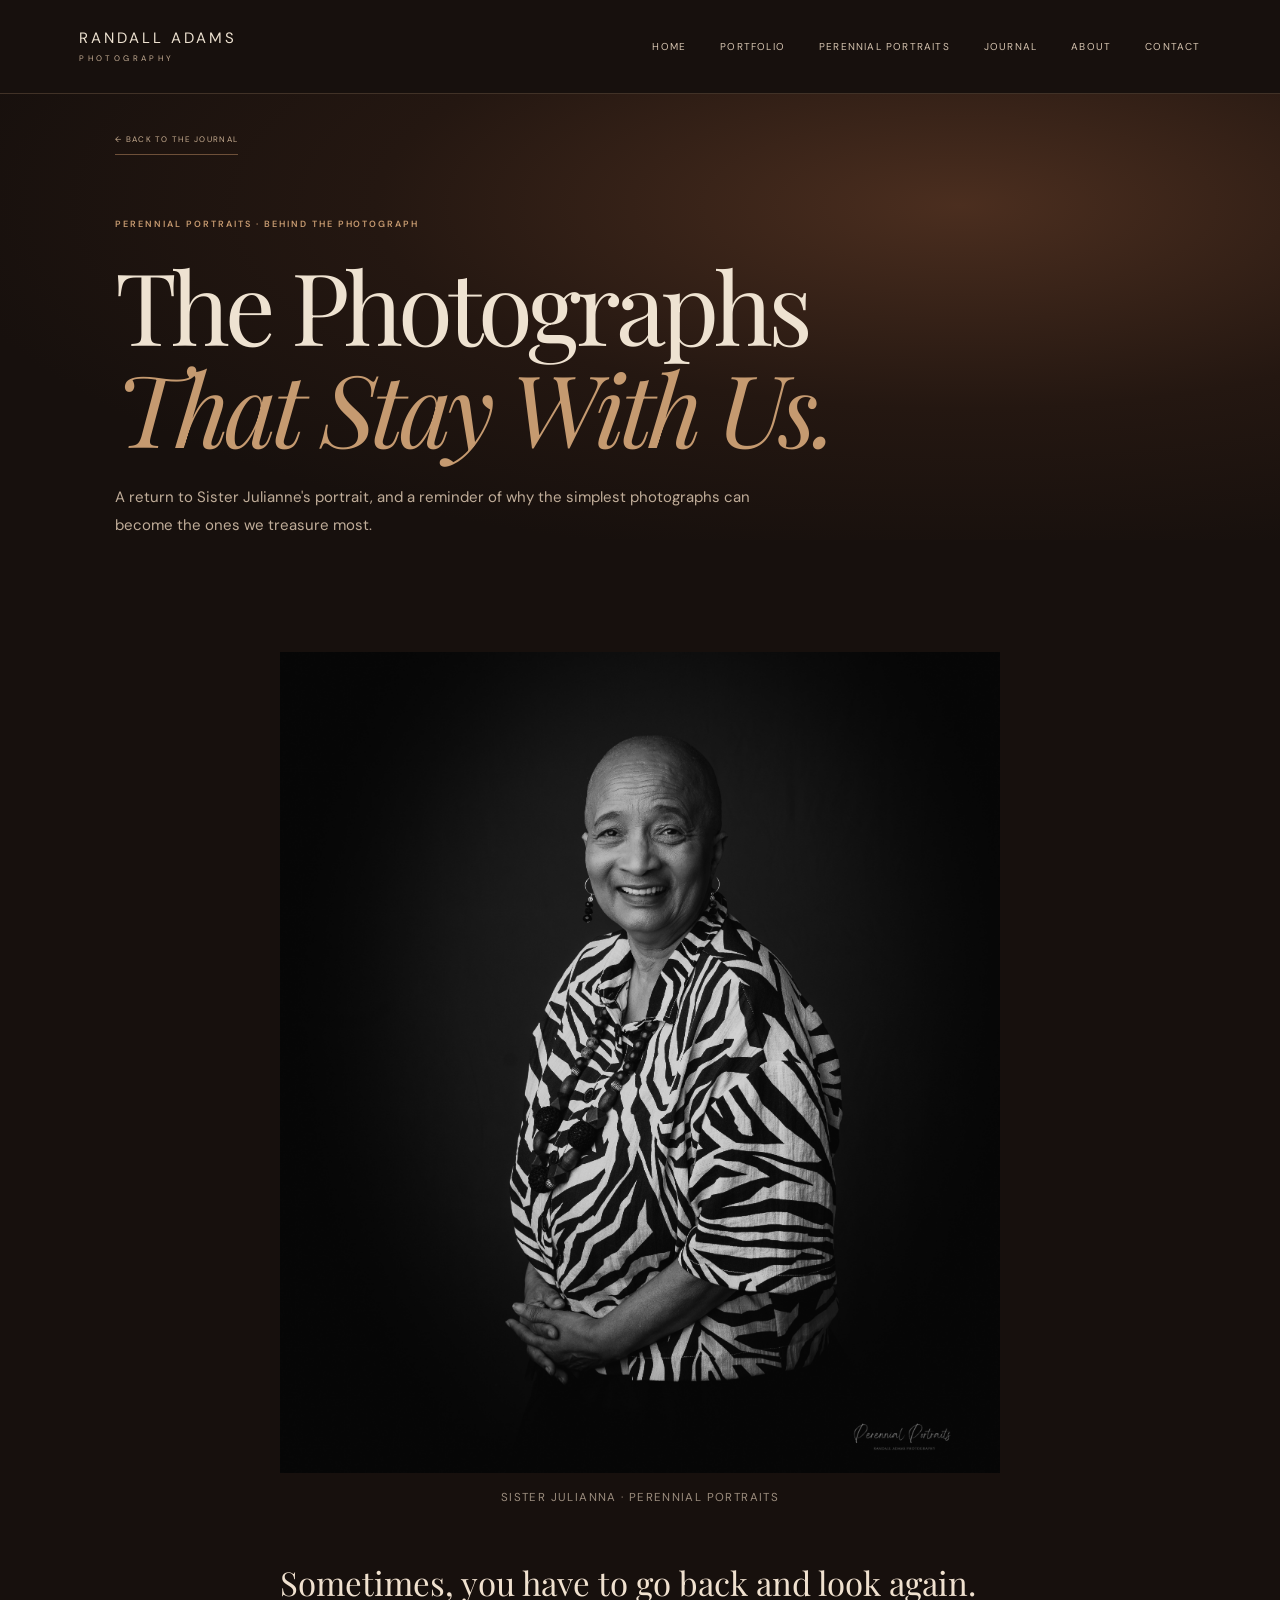
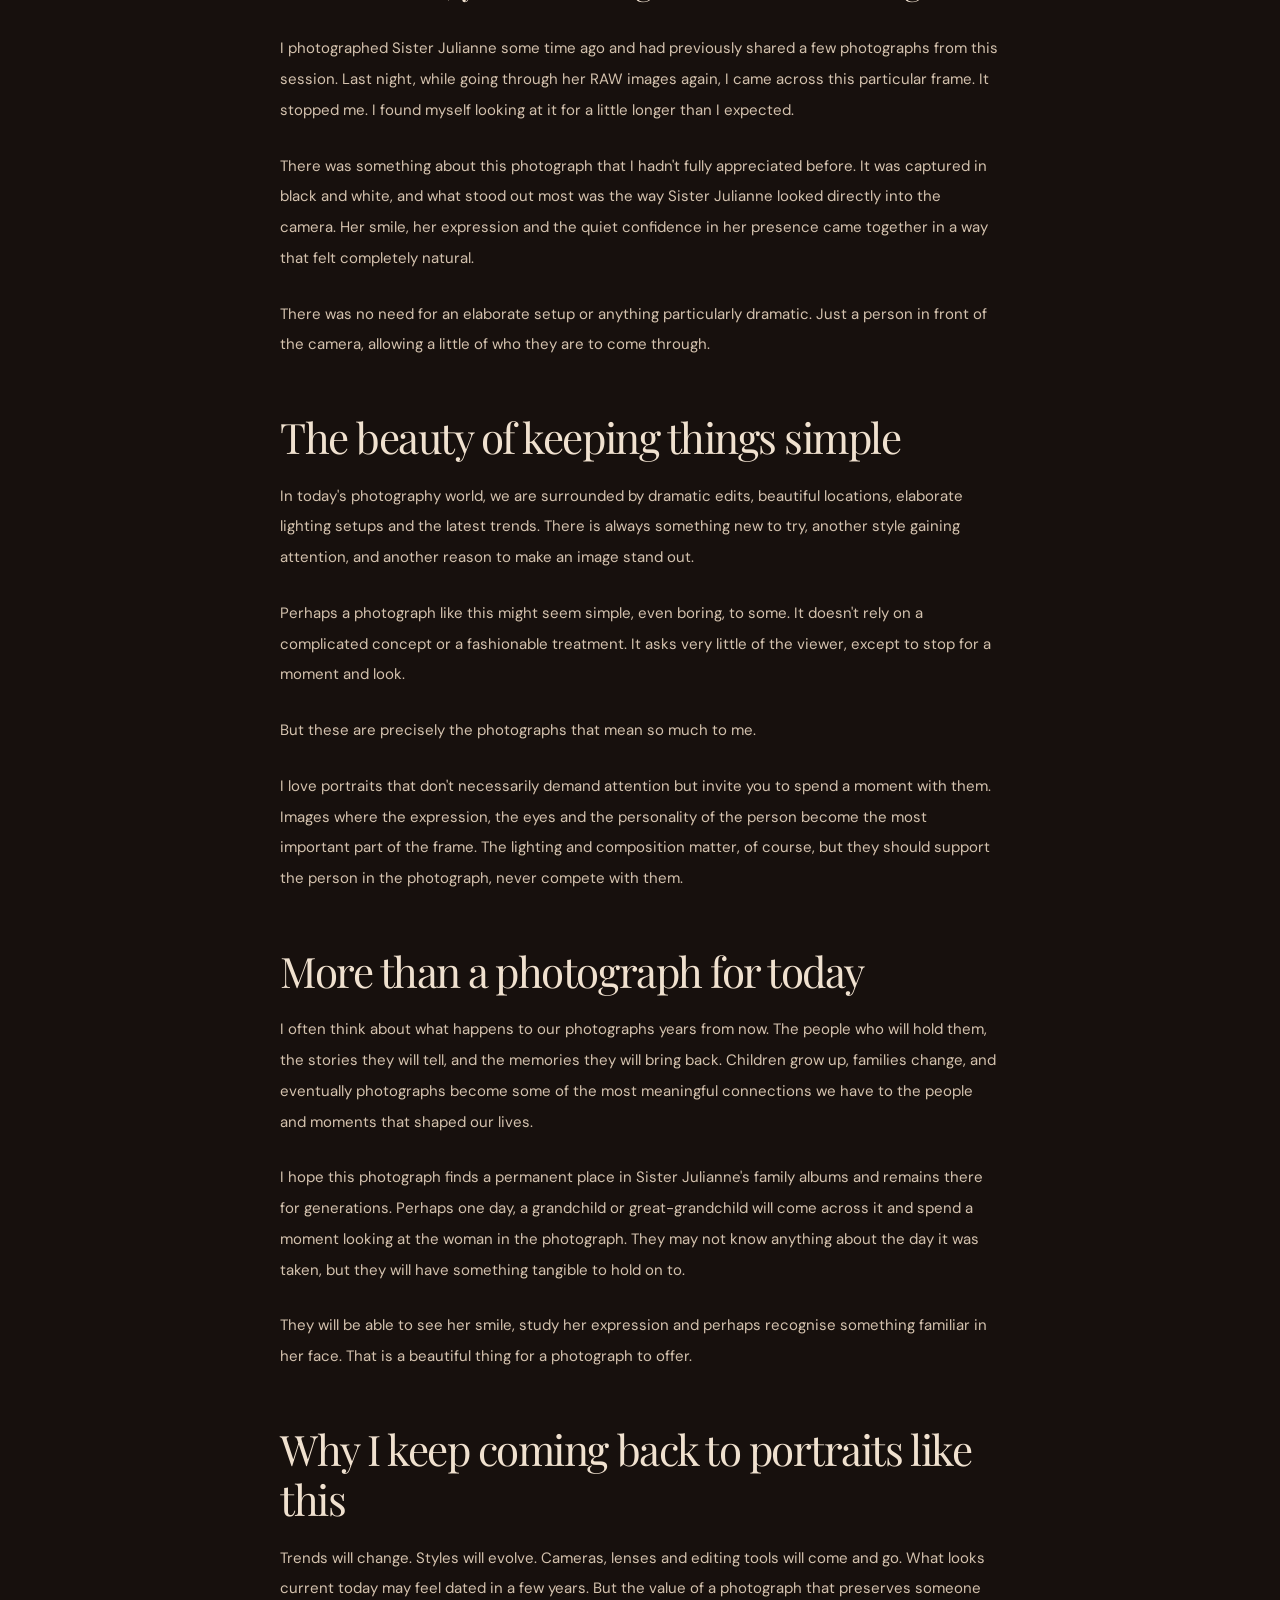
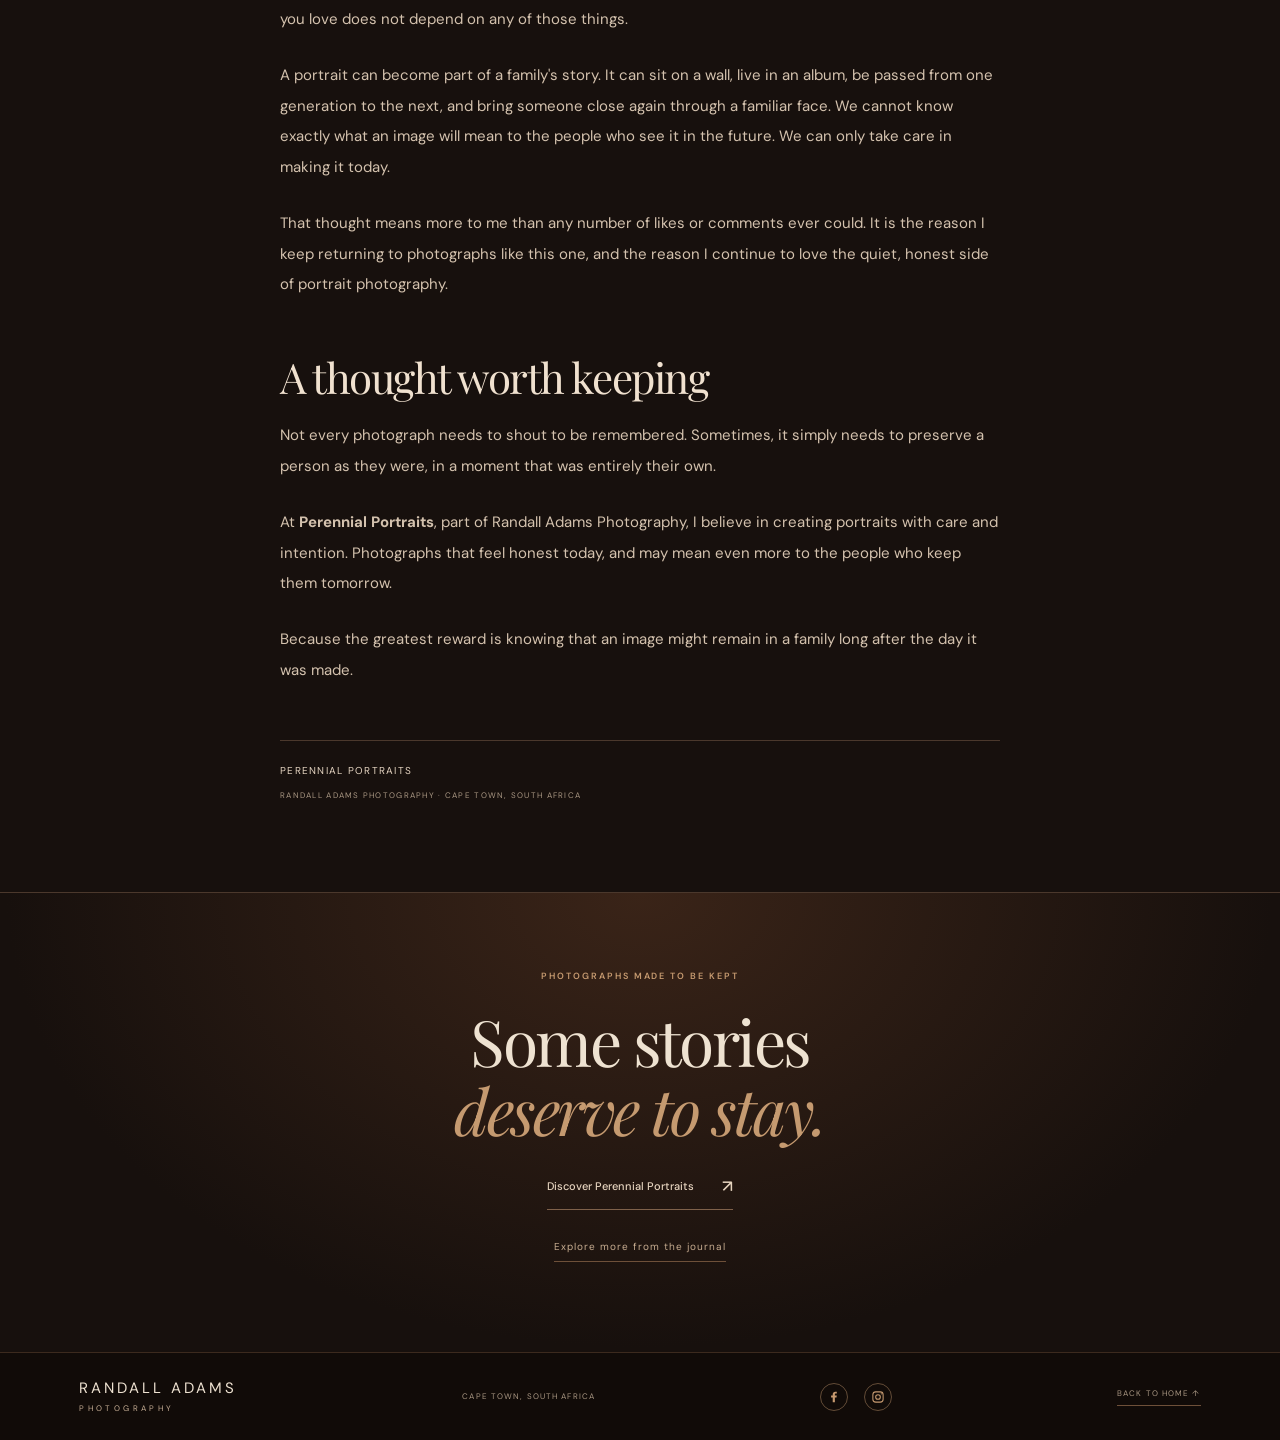
<file: the-photographs-that-stay-with-us.html>
<!doctype html>
<html lang="en">
<head>
  <!-- Google tag (gtag.js) -->
  <script async src="https://www.googletagmanager.com/gtag/js?id=G-VFDP31ETNV"></script>
  <script>
    window.dataLayer = window.dataLayer || [];
    function gtag(){dataLayer.push(arguments);}
    gtag('js', new Date());
    gtag('config', 'G-VFDP31ETNV');
  </script>
  <meta charset="utf-8">
  <meta name="viewport" content="width=device-width, initial-scale=1">
  <meta name="theme-color" content="#17100d">
  <meta name="description" content="A reflection on revisiting Sister Julianne's black-and-white portrait, the value of simplicity, and the photographs we hope families will treasure for generations.">
  <link rel="canonical" href="https://randalladamsphotography.co.za/the-photographs-that-stay-with-us.html">
  <meta property="og:type" content="article">
  <meta property="og:site_name" content="Randall Adams Photography">
  <meta property="og:url" content="https://randalladamsphotography.co.za/the-photographs-that-stay-with-us.html">
  <meta property="og:title" content="The Photographs That Stay With Us">
  <meta property="og:description" content="Some portraits don't need to shout to be remembered. A reflection on Sister Julianne, simplicity and photographs made to last.">
  <meta property="og:image" content="https://randalladamsphotography.co.za/images/The%20Photographs%20That%20Stay%20With%20Us.jpg">
  <meta property="og:image:secure_url" content="https://randalladamsphotography.co.za/images/The%20Photographs%20That%20Stay%20With%20Us.jpg">
  <meta property="og:image:type" content="image/jpeg">
  <meta property="og:image:alt" content="Black-and-white studio portrait of Sister Julianne smiling directly at the camera">
  <meta name="twitter:card" content="summary_large_image">
  <meta name="twitter:title" content="The Photographs That Stay With Us">
  <meta name="twitter:description" content="A reflection on Sister Julianne, simplicity and the photographs we hope families will treasure for generations.">
  <meta name="twitter:image" content="https://randalladamsphotography.co.za/images/The%20Photographs%20That%20Stay%20With%20Us.jpg">
  <title>The Photographs That Stay With Us | Randall Adams Photography</title>
  <link rel="preconnect" href="https://fonts.googleapis.com">
  <link rel="preconnect" href="https://fonts.gstatic.com" crossorigin>
  <link href="https://fonts.googleapis.com/css2?family=DM+Sans:wght@400;500;600&family=Playfair+Display:ital,wght@0,400;0,500;1,400&display=swap" rel="stylesheet">
  <link rel="stylesheet" href="style.css">
</head>
<body class="journal-page journal-article-page">
  <header class="header">
    <a class="brand" href="index.html#top" aria-label="Randall Adams Photography home"><span>RANDALL ADAMS</span><small>PHOTOGRAPHY</small></a>
    <button class="menu-toggle" aria-label="Open navigation" aria-expanded="false">Menu <span>＋</span></button>
    <nav class="nav" aria-label="Main navigation"><a href="index.html#top">Home</a><a href="index.html#work">Portfolio</a><a href="index.html#portraits">Perennial Portraits</a><a href="journal.html" aria-current="page">Journal</a><a href="index.html#about">About</a><a href="index.html#contact">Contact</a></nav>
  </header>
  <main>
    <section class="article-hero">
      <a class="article-back" href="journal.html">← BACK TO THE JOURNAL</a>
      <p class="eyebrow">PERENNIAL PORTRAITS · BEHIND THE PHOTOGRAPH</p>
      <h1>The Photographs<br><em>That Stay With Us.</em></h1>
      <p class="article-deck">A return to Sister Julianne's portrait, and a reminder of why the simplest photographs can become the ones we treasure most.</p>
    </section>
    <article class="journal-article">
      <figure style="margin: 0 auto 3rem; max-width: 760px;">
        <img src="images/The Photographs That Stay With Us.jpg" alt="A black-and-white studio portrait of Sister Julianne smiling directly at the camera" style="display:block;width:100%;height:auto;" loading="eager">
        <figcaption style="padding-top:.8rem;text-align:center;font-size:.72rem;letter-spacing:.12em;text-transform:uppercase;opacity:.7;">SISTER JULIANNA · PERENNIAL PORTRAITS</figcaption>
      </figure>

      <p class="article-opening">Sometimes, you have to go back and look again.</p>
      <p>I photographed Sister Julianne some time ago and had previously shared a few photographs from this session. Last night, while going through her RAW images again, I came across this particular frame. It stopped me. I found myself looking at it for a little longer than I expected.</p>
      <p>There was something about this photograph that I hadn't fully appreciated before. It was captured in black and white, and what stood out most was the way Sister Julianne looked directly into the camera. Her smile, her expression and the quiet confidence in her presence came together in a way that felt completely natural.</p>
      <p>There was no need for an elaborate setup or anything particularly dramatic. Just a person in front of the camera, allowing a little of who they are to come through.</p>

      <h2>The beauty of keeping things simple</h2>
      <p>In today's photography world, we are surrounded by dramatic edits, beautiful locations, elaborate lighting setups and the latest trends. There is always something new to try, another style gaining attention, and another reason to make an image stand out.</p>
      <p>Perhaps a photograph like this might seem simple, even boring, to some. It doesn't rely on a complicated concept or a fashionable treatment. It asks very little of the viewer, except to stop for a moment and look.</p>
      <p>But these are precisely the photographs that mean so much to me.</p>
      <p>I love portraits that don't necessarily demand attention but invite you to spend a moment with them. Images where the expression, the eyes and the personality of the person become the most important part of the frame. The lighting and composition matter, of course, but they should support the person in the photograph, never compete with them.</p>

      <h2>More than a photograph for today</h2>
      <p>I often think about what happens to our photographs years from now. The people who will hold them, the stories they will tell, and the memories they will bring back. Children grow up, families change, and eventually photographs become some of the most meaningful connections we have to the people and moments that shaped our lives.</p>
      <p>I hope this photograph finds a permanent place in Sister Julianne's family albums and remains there for generations. Perhaps one day, a grandchild or great-grandchild will come across it and spend a moment looking at the woman in the photograph. They may not know anything about the day it was taken, but they will have something tangible to hold on to.</p>
      <p>They will be able to see her smile, study her expression and perhaps recognise something familiar in her face. That is a beautiful thing for a photograph to offer.</p>

      <h2>Why I keep coming back to portraits like this</h2>
      <p>Trends will change. Styles will evolve. Cameras, lenses and editing tools will come and go. What looks current today may feel dated in a few years. But the value of a photograph that preserves someone you love does not depend on any of those things.</p>
      <p>A portrait can become part of a family's story. It can sit on a wall, live in an album, be passed from one generation to the next, and bring someone close again through a familiar face. We cannot know exactly what an image will mean to the people who see it in the future. We can only take care in making it today.</p>
      <p>That thought means more to me than any number of likes or comments ever could. It is the reason I keep returning to photographs like this one, and the reason I continue to love the quiet, honest side of portrait photography.</p>

      <section class="article-thought" aria-labelledby="thought-heading">
        <h2 id="thought-heading">A thought worth keeping</h2>
        <p>Not every photograph needs to shout to be remembered. Sometimes, it simply needs to preserve a person as they were, in a moment that was entirely their own.</p>
        <p>At <strong>Perennial Portraits</strong>, part of Randall Adams Photography, I believe in creating portraits with care and intention. Photographs that feel honest today, and may mean even more to the people who keep them tomorrow.</p>
        <p>Because the greatest reward is knowing that an image might remain in a family long after the day it was made.</p>
      </section>

      <div class="article-signoff"><span>PERENNIAL PORTRAITS</span><span>RANDALL ADAMS PHOTOGRAPHY · CAPE TOWN, SOUTH AFRICA</span></div>
    </article>
    <section class="article-end"><p class="eyebrow">PHOTOGRAPHS MADE TO BE KEPT</p><h2>Some stories<br><em>deserve to stay.</em></h2><a class="underlink" href="index.html#portraits">Discover Perennial Portraits <span>↗</span></a><a class="article-contact" href="journal.html">Explore more from the journal</a></section>
  </main>
  <footer><a class="brand" href="index.html#top"><span>RANDALL ADAMS</span><small>PHOTOGRAPHY</small></a><span>CAPE TOWN, SOUTH AFRICA</span><div class="footer-social" aria-label="Social media"><a href="https://www.facebook.com/profile.php?id=100089716527592" target="_blank" rel="noopener noreferrer" aria-label="Visit Randall Adams Photography on Facebook" title="Facebook"><svg viewBox="0 0 24 24" aria-hidden="true"><path d="M13.5 21v-8.2h2.8l.4-3.2h-3.2V7.5c0-.9.3-1.6 1.6-1.6h1.7V3.1c-.3 0-1.4-.1-2.6-.1-2.6 0-4.4 1.6-4.4 4.5v2.1H7v3.2h2.8V21h3.7z"/></svg></a><a href="https://www.instagram.com/randalladamsphotography/" target="_blank" rel="noopener noreferrer" aria-label="Visit Randall Adams Photography on Instagram" title="Instagram"><svg viewBox="0 0 24 24" aria-hidden="true"><rect x="3.2" y="3.2" width="17.6" height="17.6" rx="5" fill="none" stroke="currentColor" stroke-width="1.8"/><circle cx="12" cy="12" r="4" fill="none" stroke="currentColor" stroke-width="1.8"/><circle cx="17.7" cy="6.6" r="1.1"/></svg></a></div><a href="index.html#top">BACK TO HOME ↑</a></footer>
  <script src="script.js"></script>
</body>
</html>
</file>
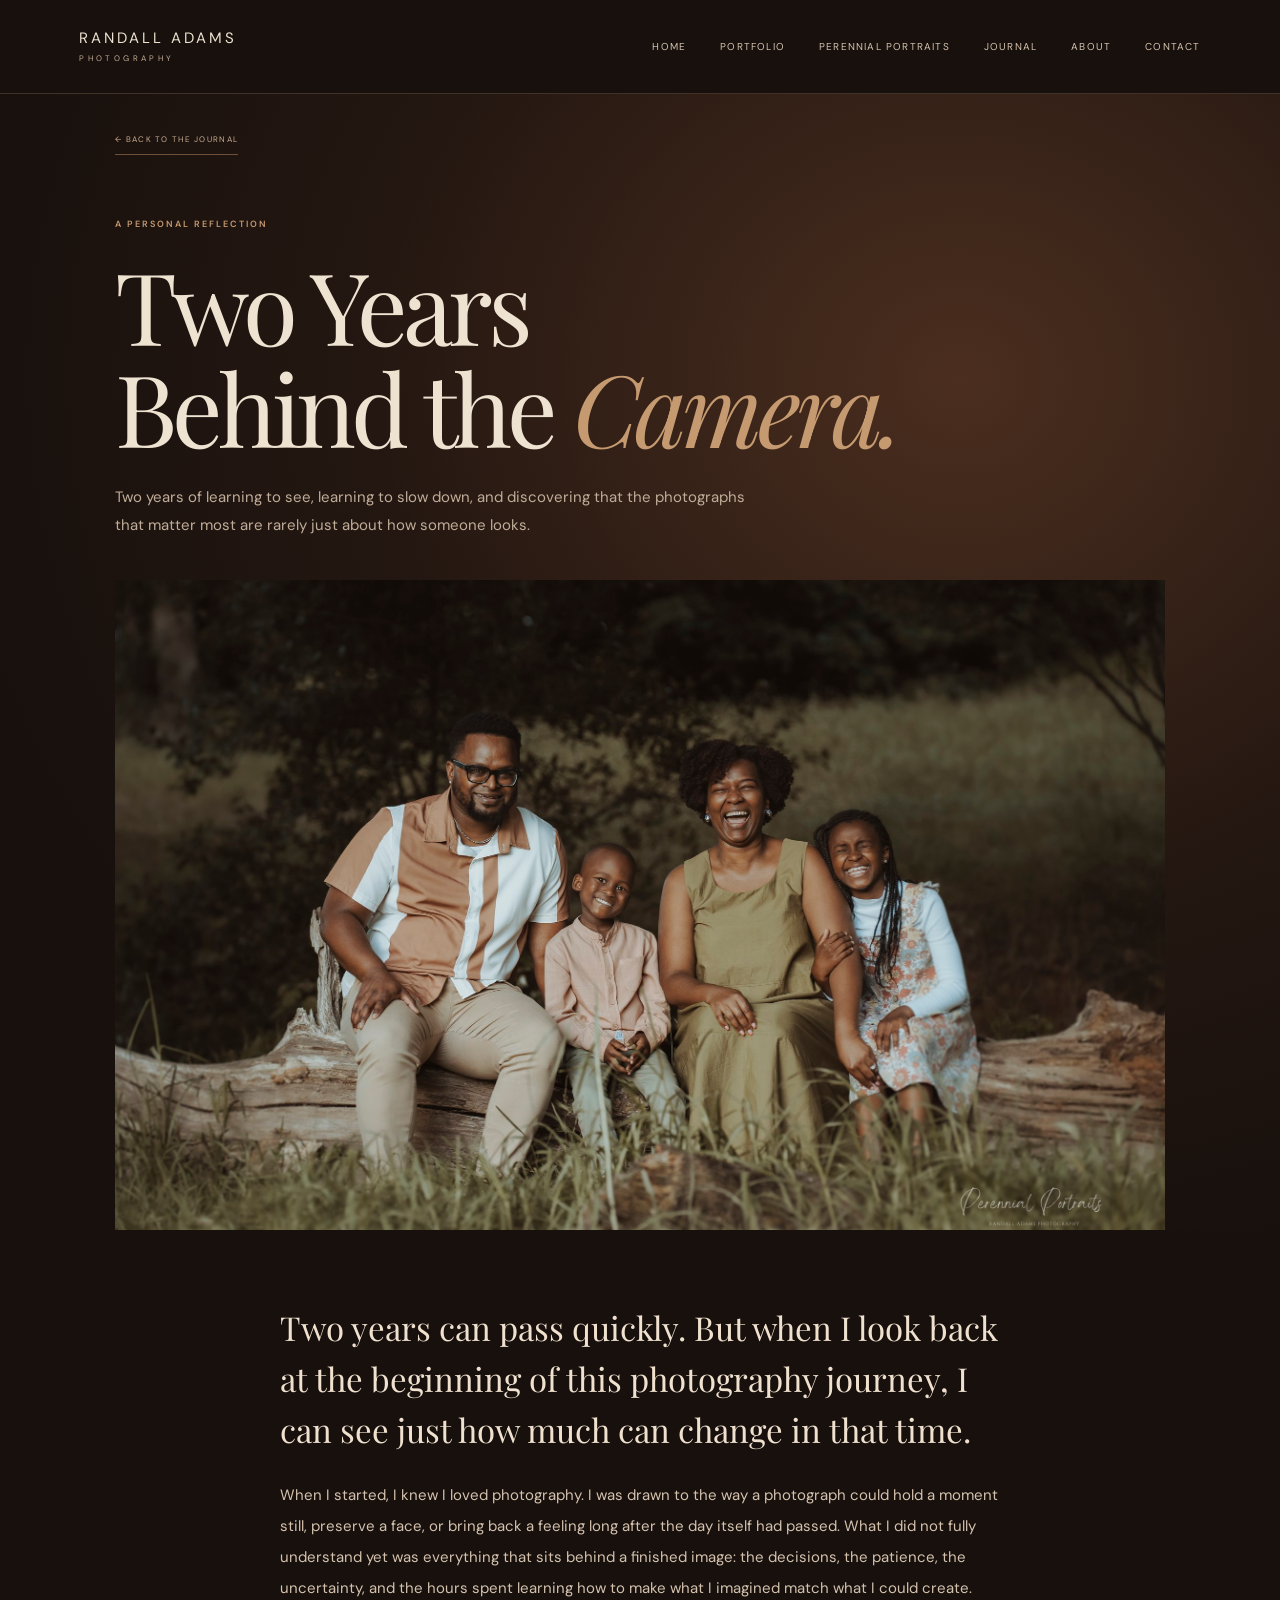
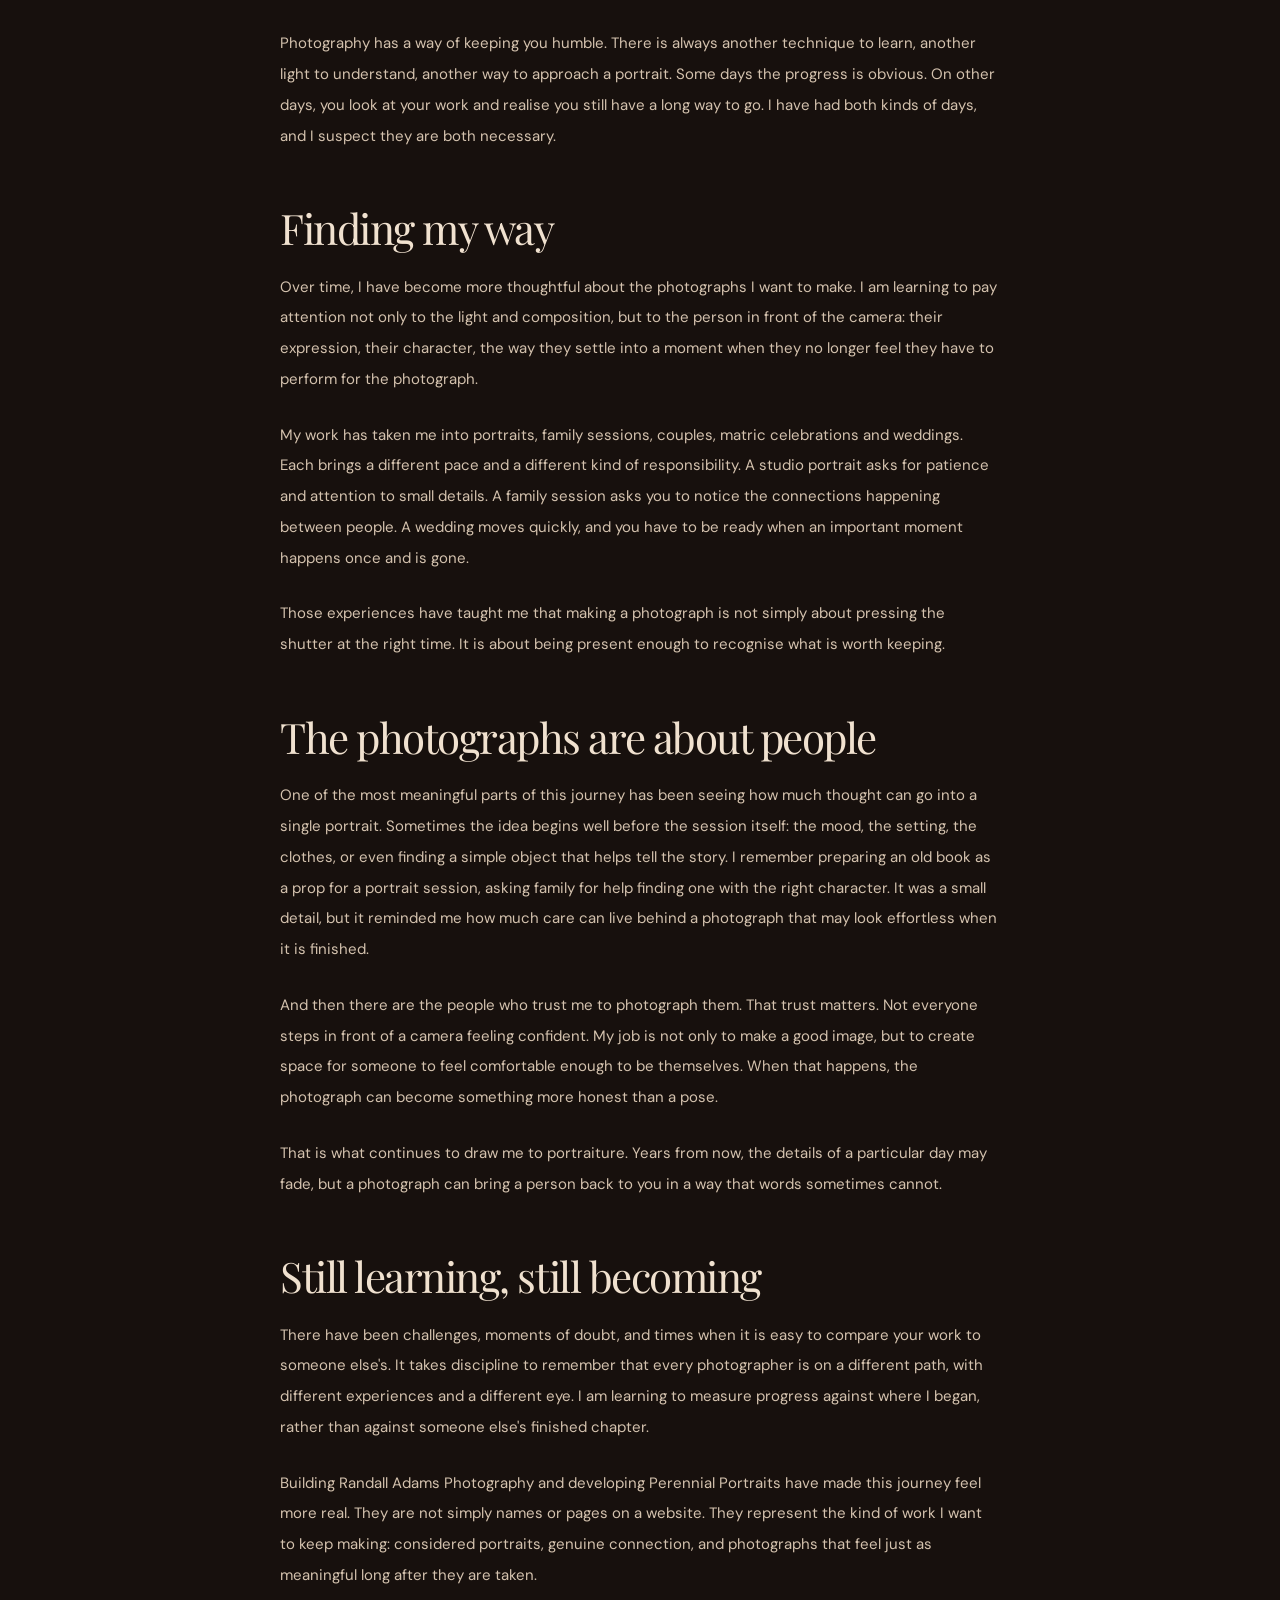
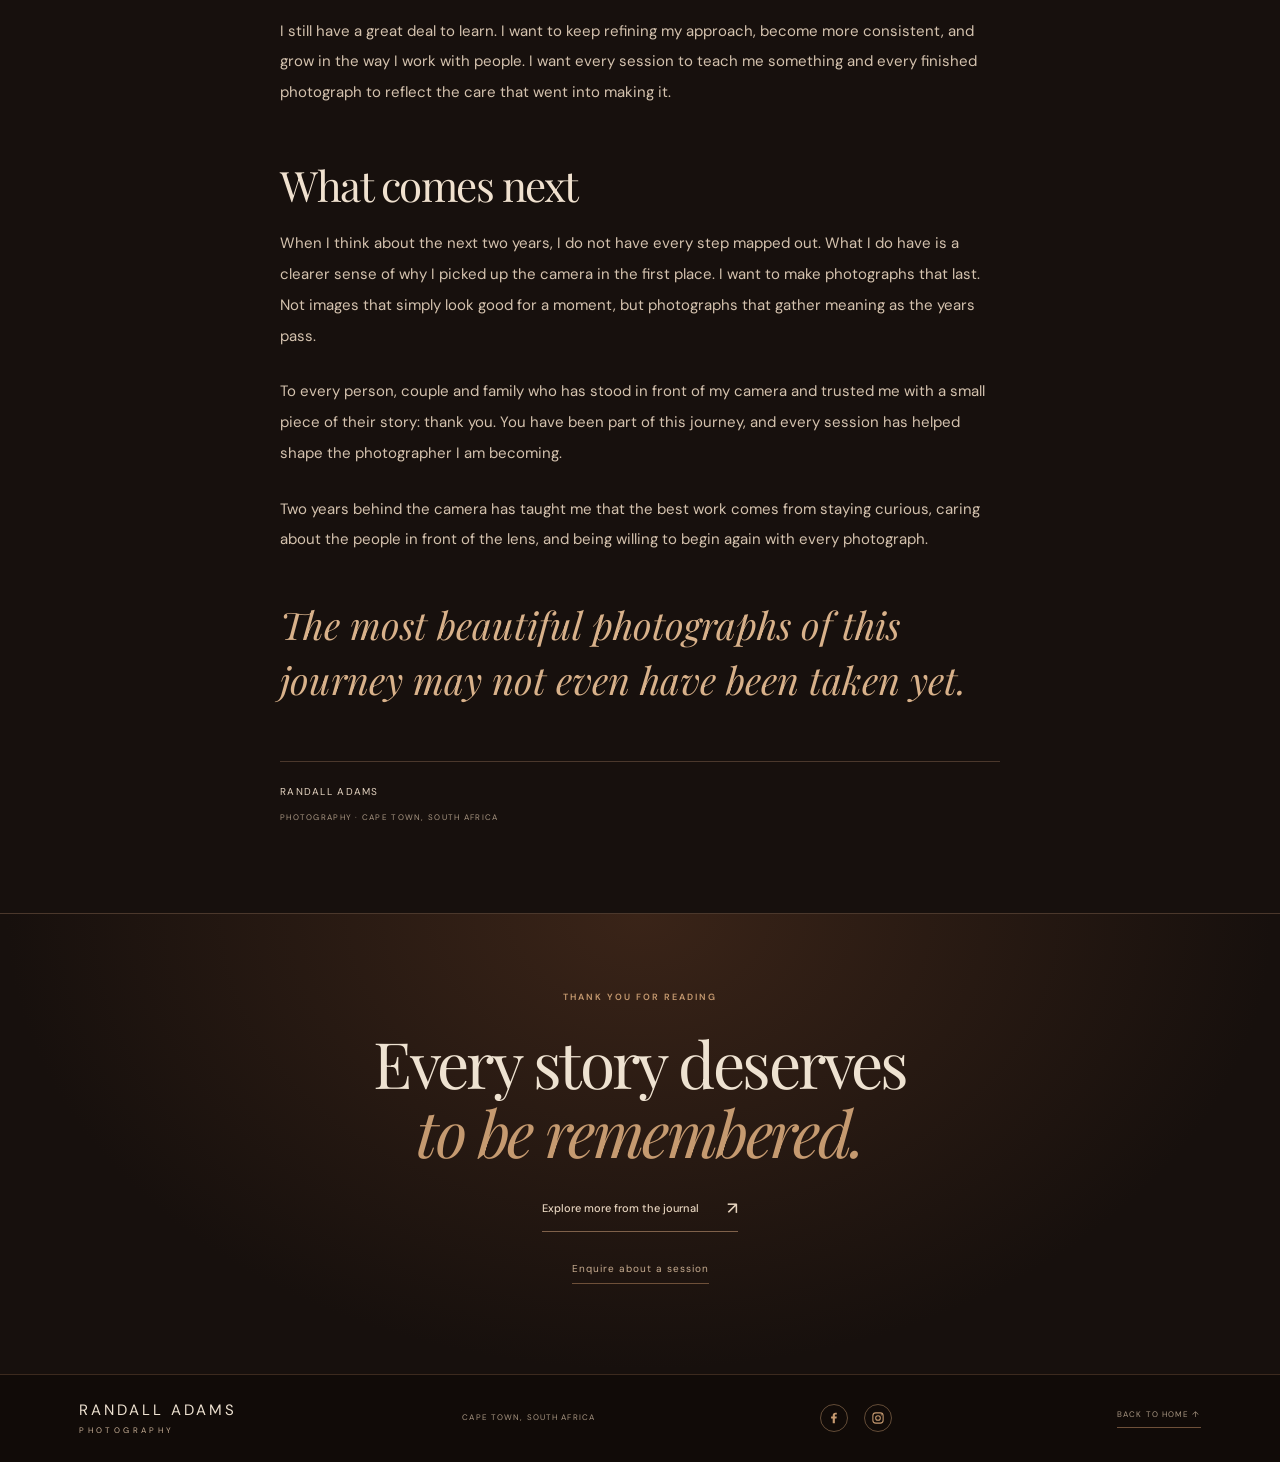
<file: two-years-behind-the-camera.html>
<!doctype html>
<html lang="en">
<head>
<!-- Google tag (gtag.js) -->
<script async src="https://www.googletagmanager.com/gtag/js?id=G-VFDP31ETNV"></script>
<script>
  window.dataLayer = window.dataLayer || [];
  function gtag(){dataLayer.push(arguments);}
  gtag('js', new Date());
  gtag('config', 'G-VFDP31ETNV');
</script>

  <meta charset="utf-8">
  <meta name="viewport" content="width=device-width, initial-scale=1">
  <meta name="theme-color" content="#17100d">
  <meta name="description" content="Two years behind the camera: a personal reflection on learning photography, finding a style, and the people who make every photograph matter.">
  <title>Two Years Behind the Camera | Randall Adams Photography</title>
  <link rel="preconnect" href="https://fonts.googleapis.com">
  <link rel="preconnect" href="https://fonts.gstatic.com" crossorigin>
  <link href="https://fonts.googleapis.com/css2?family=DM+Sans:wght@400;500;600&family=Playfair+Display:ital,wght@0,400;0,500;1,400&display=swap" rel="stylesheet">
  <link rel="stylesheet" href="style.css">
</head>
<body class="journal-page journal-article-page">
  <header class="header">
    <a class="brand" href="index.html#top" aria-label="Randall Adams Photography home"><span>RANDALL ADAMS</span><small>PHOTOGRAPHY</small></a>
    <button class="menu-toggle" aria-label="Open navigation" aria-expanded="false">Menu <span>＋</span></button>
    <nav class="nav" aria-label="Main navigation"><a href="index.html#top">Home</a><a href="index.html#work">Portfolio</a><a href="index.html#portraits">Perennial Portraits</a><a href="journal.html" aria-current="page">Journal</a><a href="index.html#about">About</a><a href="index.html#contact">Contact</a></nav>
  </header>
  <main>
    <section class="article-hero">
      <a class="article-back" href="journal.html">← BACK TO THE JOURNAL</a>
      <p class="eyebrow">A PERSONAL REFLECTION</p>
      <h1>Two Years<br>Behind the <em>Camera.</em></h1>
      <p class="article-deck">Two years of learning to see, learning to slow down, and discovering that the photographs that matter most are rarely just about how someone looks.</p>
      <figure class="article-cover"><img src="family-hero.jpg" alt="A family portrait photographed by Randall Adams" fetchpriority="high"></figure>
    </section>
    <article class="journal-article">
      <p class="article-opening">Two years can pass quickly. But when I look back at the beginning of this photography journey, I can see just how much can change in that time.</p>
      <p>When I started, I knew I loved photography. I was drawn to the way a photograph could hold a moment still, preserve a face, or bring back a feeling long after the day itself had passed. What I did not fully understand yet was everything that sits behind a finished image: the decisions, the patience, the uncertainty, and the hours spent learning how to make what I imagined match what I could create.</p>
      <p>Photography has a way of keeping you humble. There is always another technique to learn, another light to understand, another way to approach a portrait. Some days the progress is obvious. On other days, you look at your work and realise you still have a long way to go. I have had both kinds of days, and I suspect they are both necessary.</p>

      <h2>Finding my way</h2>
      <p>Over time, I have become more thoughtful about the photographs I want to make. I am learning to pay attention not only to the light and composition, but to the person in front of the camera: their expression, their character, the way they settle into a moment when they no longer feel they have to perform for the photograph.</p>
      <p>My work has taken me into portraits, family sessions, couples, matric celebrations and weddings. Each brings a different pace and a different kind of responsibility. A studio portrait asks for patience and attention to small details. A family session asks you to notice the connections happening between people. A wedding moves quickly, and you have to be ready when an important moment happens once and is gone.</p>
      <p>Those experiences have taught me that making a photograph is not simply about pressing the shutter at the right time. It is about being present enough to recognise what is worth keeping.</p>

      <h2>The photographs are about people</h2>
      <p>One of the most meaningful parts of this journey has been seeing how much thought can go into a single portrait. Sometimes the idea begins well before the session itself: the mood, the setting, the clothes, or even finding a simple object that helps tell the story. I remember preparing an old book as a prop for a portrait session, asking family for help finding one with the right character. It was a small detail, but it reminded me how much care can live behind a photograph that may look effortless when it is finished.</p>
      <p>And then there are the people who trust me to photograph them. That trust matters. Not everyone steps in front of a camera feeling confident. My job is not only to make a good image, but to create space for someone to feel comfortable enough to be themselves. When that happens, the photograph can become something more honest than a pose.</p>
      <p>That is what continues to draw me to portraiture. Years from now, the details of a particular day may fade, but a photograph can bring a person back to you in a way that words sometimes cannot.</p>

      <h2>Still learning, still becoming</h2>
      <p>There have been challenges, moments of doubt, and times when it is easy to compare your work to someone else's. It takes discipline to remember that every photographer is on a different path, with different experiences and a different eye. I am learning to measure progress against where I began, rather than against someone else's finished chapter.</p>
      <p>Building Randall Adams Photography and developing Perennial Portraits have made this journey feel more real. They are not simply names or pages on a website. They represent the kind of work I want to keep making: considered portraits, genuine connection, and photographs that feel just as meaningful long after they are taken.</p>
      <p>I still have a great deal to learn. I want to keep refining my approach, become more consistent, and grow in the way I work with people. I want every session to teach me something and every finished photograph to reflect the care that went into making it.</p>

      <h2>What comes next</h2>
      <p>When I think about the next two years, I do not have every step mapped out. What I do have is a clearer sense of why I picked up the camera in the first place. I want to make photographs that last. Not images that simply look good for a moment, but photographs that gather meaning as the years pass.</p>
      <p>To every person, couple and family who has stood in front of my camera and trusted me with a small piece of their story: thank you. You have been part of this journey, and every session has helped shape the photographer I am becoming.</p>
      <p>Two years behind the camera has taught me that the best work comes from staying curious, caring about the people in front of the lens, and being willing to begin again with every photograph.</p>
      <p class="article-closing">The most beautiful photographs of this journey may not even have been taken yet.</p>
      <div class="article-signoff"><span>RANDALL ADAMS</span><span>PHOTOGRAPHY · CAPE TOWN, SOUTH AFRICA</span></div>
    </article>
    <section class="article-end"><p class="eyebrow">THANK YOU FOR READING</p><h2>Every story deserves<br><em>to be remembered.</em></h2><a class="underlink" href="journal.html">Explore more from the journal <span>↗</span></a><a class="article-contact" href="index.html#contact">Enquire about a session</a></section>
  </main>
  <footer><a class="brand" href="index.html#top"><span>RANDALL ADAMS</span><small>PHOTOGRAPHY</small></a><span>CAPE TOWN, SOUTH AFRICA</span><div class="footer-social" aria-label="Social media"><a href="https://www.facebook.com/profile.php?id=100089716527592" target="_blank" rel="noopener noreferrer" aria-label="Visit Randall Adams Photography on Facebook" title="Facebook"><svg viewBox="0 0 24 24" aria-hidden="true"><path d="M13.5 21v-8.2h2.8l.4-3.2h-3.2V7.5c0-.9.3-1.6 1.6-1.6h1.7V3.1c-.3 0-1.4-.1-2.6-.1-2.6 0-4.4 1.6-4.4 4.5v2.1H7v3.2h2.8V21h3.7z"/></svg></a><a href="https://www.instagram.com/randalladamsphotography/" target="_blank" rel="noopener noreferrer" aria-label="Visit Randall Adams Photography on Instagram" title="Instagram"><svg viewBox="0 0 24 24" aria-hidden="true"><rect x="3.2" y="3.2" width="17.6" height="17.6" rx="5" fill="none" stroke="currentColor" stroke-width="1.8"/><circle cx="12" cy="12" r="4" fill="none" stroke="currentColor" stroke-width="1.8"/><circle cx="17.7" cy="6.6" r="1.1"/></svg></a></div><a href="index.html#top">BACK TO HOME ↑</a></footer>
  <script src="script.js"></script>
</body>
</html>
</file>
<file: style.css>
:root{--paper:#f6f4ef;--ink:#24231f;--muted:#77746d;--line:#d8d4ca;--accent:#82745f;--serif:'Playfair Display',Georgia,serif;--sans:'DM Sans',Arial,sans-serif}*{box-sizing:border-box}html{scroll-behavior:smooth}body{margin:0;background:var(--paper);color:var(--ink);font-family:var(--sans);font-size:14px;line-height:1.7}a{color:inherit;text-decoration:none}img{display:block;width:100%;height:100%;object-fit:cover}button{font:inherit}.header{height:94px;padding:0 6.2%;display:flex;align-items:center;justify-content:space-between;border-bottom:1px solid var(--line);background:var(--paper);position:relative;z-index:10}.brand{display:flex;flex-direction:column;line-height:1.1;letter-spacing:.15em}.brand span{font-size:13px;font-weight:600;letter-spacing:.18em}.brand small{font-size:8px;letter-spacing:.42em;margin-top:8px}.nav{display:flex;align-items:center;gap:34px}.nav a{font-size:11px;color:#55534e}.nav a:hover,.underlink:hover{color:var(--accent)}.nav .nav-contact{border:1px solid var(--ink);padding:10px 15px;color:var(--ink)}.nav-contact span{margin-left:16px}.menu-toggle{display:none}.hero{padding:56px 9% 72px;display:grid;grid-template-columns:.86fr 1.14fr;gap:8%;align-items:center;position:relative;min-height:600px}.hero-copy{padding:20px 0 45px}.eyebrow{font-size:9px;font-weight:600;letter-spacing:.22em;color:var(--accent);margin:0 0 22px;text-transform:uppercase}.hero h1,.section h2,.portrait-feature h2,.families h2,.about h2,.contact h2{font-family:var(--serif);font-weight:400;letter-spacing:-.045em;line-height:1.04;margin:0}.hero h1{font-size:clamp(48px,6.2vw,84px)}h1 em,h2 em,.statement-line em{font-weight:400}.hero-intro{max-width:340px;margin:26px 0 28px;color:#65615b;font-size:14px;line-height:1.9}.underlink{display:inline-flex;align-items:center;gap:28px;border-bottom:1px solid #a8a195;padding:0 0 8px;font-size:11px;font-weight:500}.underlink span{font-size:17px}.hero-photo{margin:0;position:relative}.hero-photo img{height:min(520px,57vw);min-height:380px;object-position:center 30%}.hero-photo figcaption{font-size:8px;letter-spacing:.16em;color:var(--muted);padding-top:13px}.hero-index{position:absolute;bottom:28px;left:9%;font-size:9px;letter-spacing:.18em;color:var(--muted)}.hero-index span{padding:0 8px;color:#b0aaa0}.statement{background:#eae7df;padding:72px 15%;display:grid;grid-template-columns:.7fr 1.3fr;column-gap:8%;align-items:start}.statement .eyebrow{grid-column:1/-1;margin-bottom:24px}.statement-line{font-family:var(--serif);font-size:clamp(28px,3.4vw,44px);line-height:1.2;margin:0}.statement-copy{margin:5px 0 0;max-width:460px;color:#68645d;line-height:1.95;font-size:13px}.section{padding:100px 9%}.section-head{display:flex;justify-content:space-between;align-items:end;gap:30px;margin-bottom:44px}.section h2,.families h2,.about h2{font-size:clamp(38px,4.5vw,58px)}.section-sub{max-width:270px;color:var(--muted);font-size:12px;margin:0 0 5px;line-height:1.8}.gallery{display:grid;grid-template-columns:1.1fr .9fr 1fr;gap:46px 24px;align-items:start}.gallery-item{margin:0;min-width:0}.photo-button{display:block;width:100%;border:0;padding:0;background:#e1ddd4;overflow:hidden;cursor:zoom-in}.photo-button img{transition:transform .6s;filter:saturate(.86)}.photo-button:hover img{transform:scale(1.025)}.item-tall .photo-button{height:460px}.item-offset{padding-top:100px}.item-offset .photo-button{height:340px}.item-third .photo-button{height:390px}.item-wide{grid-column:2/4;margin-top:-42px}.item-wide .photo-button{height:300px}.gallery figcaption{display:flex;flex-direction:column;gap:5px;padding-top:13px}.gallery figcaption span{font-size:8px;letter-spacing:.16em;color:var(--accent)}.gallery figcaption strong{font-family:var(--serif);font-size:19px;font-weight:400}.portrait-feature{display:grid;grid-template-columns:1fr 1fr;min-height:570px;background:#eae7df}.portrait-feature-image{min-height:570px}.portrait-feature-image img{object-position:center 28%;filter:grayscale(100%)}.portrait-feature-copy{padding:90px 13% 80px 12%;align-self:center}.portrait-feature h2{font-size:clamp(42px,5vw,65px);margin-bottom:25px}.portrait-feature-copy>p:not(.eyebrow){max-width:400px;color:#66625b;font-size:13px;line-height:1.95}.portrait-feature .underlink{margin-top:12px}.families{display:grid;grid-template-columns:1fr 1fr;column-gap:12%;row-gap:55px;align-items:start}.families-heading .eyebrow{margin-bottom:22px}.families-copy{padding-top:9px}.families-copy p{color:#68645d;line-height:2;margin:0 0 17px;font-size:13px}.family-rule{grid-column:1/-1;display:flex;justify-content:space-between;align-items:center;border-top:1px solid var(--line);padding-top:18px;color:var(--muted);font-size:8px;letter-spacing:.17em}.family-rule span:nth-child(odd){font-family:var(--serif);font-size:16px;letter-spacing:0;color:var(--accent)}.about{background:#eae7df;display:grid;grid-template-columns:.8fr 1.2fr;gap:10%;align-items:center;padding-top:80px;padding-bottom:80px}.about-number{font-family:var(--serif);font-size:clamp(90px,15vw,175px);line-height:1;color:#d2cec4;letter-spacing:-.1em}.about-number span{color:var(--accent)}.about-copy{max-width:540px}.about h2{margin-bottom:20px}.about-copy p:not(.eyebrow){font-size:13px;color:#68645d;line-height:1.95}.contact{text-align:center;padding:90px 20px 100px}.contact h2{font-size:clamp(40px,5.4vw,70px);margin-bottom:20px}.contact>p:not(.eyebrow){font-size:12px;color:var(--muted);letter-spacing:.05em}.contact-link{display:inline-flex;gap:40px;align-items:center;background:var(--ink);color:white;padding:15px 20px;margin-top:16px;font-size:10px;letter-spacing:.08em}.contact-link span{font-size:17px}.contact small{display:block;max-width:460px;margin:18px auto 0;color:#918c83;font-size:9px}footer{border-top:1px solid var(--line);padding:27px 6.2%;display:flex;align-items:center;justify-content:space-between;gap:20px;color:var(--muted);font-size:8px;letter-spacing:.14em}footer .brand{color:var(--ink)}footer>a:last-child{border-bottom:1px solid #bdb7ab;padding-bottom:5px}.lightbox{position:fixed;inset:0;z-index:30;background:rgba(20,19,17,.94);display:none;align-items:center;justify-content:center;padding:5vw}.lightbox.open{display:flex}.lightbox img{width:auto;height:auto;max-width:90vw;max-height:86vh;object-fit:contain}.lightbox-close{position:absolute;top:12px;right:24px;color:white;border:0;background:none;font-size:42px;cursor:pointer}
@media(max-width:850px){.header{padding:0 5%}.nav{gap:18px}.hero{padding-left:7%;padding-right:7%;gap:5%}.hero-index{left:7%}.statement{padding:60px 9%}.section{padding:80px 7%}.gallery{gap:36px 18px}.item-tall .photo-button{height:400px}.item-offset .photo-button{height:300px}.item-third .photo-button{height:340px}.portrait-feature-copy{padding:65px 9%}.portrait-feature-image,.portrait-feature{min-height:500px}.families{column-gap:7%}}
@media(max-width:620px){.header{height:76px}.menu-toggle{display:block;border:0;background:none;font-size:11px;color:var(--ink);cursor:pointer}.menu-toggle span{font-size:16px;margin-left:8px}.nav{display:none;position:absolute;top:75px;left:0;right:0;padding:22px 6%;background:var(--paper);border-bottom:1px solid var(--line);flex-direction:column;align-items:flex-start;gap:18px}.nav.open{display:flex}.nav .nav-contact{padding:8px 12px}.hero{padding:36px 6% 58px;grid-template-columns:1fr;gap:26px;min-height:auto}.hero-copy{padding:8px 0 0}.hero h1{font-size:60px}.hero-intro{margin:18px 0 20px;font-size:13px}.hero-photo img{height:390px;min-height:0}.hero-index{left:6%;bottom:22px}.statement{padding:48px 7%;grid-template-columns:1fr;gap:18px}.statement .eyebrow{margin-bottom:0}.statement-line{font-size:32px}.statement-copy{font-size:12px}.section{padding:65px 6%}.section-head{display:block;margin-bottom:28px}.section-sub{margin-top:14px}.section h2,.families h2,.about h2{font-size:43px}.gallery{grid-template-columns:1fr 1fr;gap:28px 13px}.item-tall .photo-button{height:310px}.item-offset{padding-top:50px}.item-offset .photo-button{height:245px}.item-third .photo-button{height:255px}.item-wide{grid-column:1/-1;margin-top:0}.item-wide .photo-button{height:230px}.gallery figcaption strong{font-size:16px}.gallery figcaption span{font-size:7px}.portrait-feature{grid-template-columns:1fr}.portrait-feature-image{min-height:0;height:350px}.portrait-feature-copy{padding:48px 7% 58px}.portrait-feature h2{font-size:52px}.families{grid-template-columns:1fr;row-gap:22px}.families-copy{padding-top:0}.family-rule{gap:10px;flex-wrap:wrap;justify-content:flex-start}.family-rule span:nth-child(even){margin-right:10px}.about{grid-template-columns:1fr;gap:8px;padding:55px 7%}.about-number{font-size:95px}.contact{padding:65px 7%}.contact h2{font-size:48px}.contact>p:not(.eyebrow){font-size:11px}footer{padding:22px 6%;flex-wrap:wrap}footer>span{width:100%;order:3}footer>a:last-child{margin-left:auto}}

/* CINEMATIC ESPRESSO EDITION */
:root{--paper:#17100d;--ink:#eee2d1;--muted:#a99783;--line:#4b382c;--accent:#b58a62;--serif:'Playfair Display',Georgia,serif;--sans:'DM Sans',Arial,sans-serif}
body{background:#17100d;color:#eee2d1}
.header{background:#17100d;border-bottom:1px solid rgba(202,164,124,.23)}
.brand span{font-size:15px;font-weight:400;letter-spacing:.2em}.brand small{color:#c5ad94}
.nav a{color:#d6c4b0;letter-spacing:.12em;text-transform:uppercase;font-size:10px}.nav a:hover,.underlink:hover{color:#d9ad7d}.nav .nav-contact{border-color:#8b6a4f;color:#eee2d1}
.hero{padding-top:60px;padding-bottom:70px;min-height:660px;background:radial-gradient(ellipse at 75% 45%,#4b2e1f 0%,#241711 43%,#17100d 76%);grid-template-columns:.83fr 1.17fr;gap:5%}
.hero h1{font-size:clamp(52px,6.2vw,88px);color:#f0e1cf}.hero h1 em,.statement-line em,.contact h2 em,.families h2 em,.portrait-feature h2 em{color:#c59a70}
.hero-intro{color:#c6b4a0}.hero-photo img{height:min(560px,57vw);min-height:400px;filter:saturate(.82) sepia(.12);box-shadow:0 22px 60px #08050480}.hero-photo figcaption{color:#aa9077}.hero-index{color:#ad9278}
.eyebrow{color:#c69a70}.underlink{border-color:#7f614a;color:#e6d4bf}
.statement,.portrait-feature,.about{background:#241812;color:#eee2d1}.statement{border-top:1px solid #4b3527;border-bottom:1px solid #4b3527}.statement-copy,.portrait-feature-copy>p:not(.eyebrow),.families-copy p,.about-copy p:not(.eyebrow){color:#c0ad99}
.section{background:#17100d}.section-sub{color:#a99783}.gallery .photo-button{background:#2b1d15}.photo-button img{filter:saturate(.78) sepia(.13) brightness(.9)}.gallery figcaption span{color:#c69a70}.gallery figcaption strong{color:#eee2d1}
.portrait-feature{background:linear-gradient(115deg,#261912,#1a110d)}.portrait-feature-image img{filter:sepia(.16) saturate(.78) brightness(.83)}
.families{background:#1b120e}.family-rule{border-color:#4b382c;color:#a99783}.family-rule span:nth-child(odd){color:#c69a70}
.about-number{color:#3e2a1e}.about-number span{color:#c69a70}
.contact{background:radial-gradient(ellipse at 50% 0%,#3a2418 0%,#17100d 70%);border-top:1px solid #4b382c}.contact>p:not(.eyebrow){color:#bda68e}.contact-link{background:#c39a72;color:#1a100b}.contact small{color:#9b846e}
footer{background:#110b08;border-color:#3c2a1e;color:#a99783}footer .brand{color:#eee2d1}footer>a:last-child{border-color:#6e5039}
.lightbox{background:rgba(13,8,6,.97)}
@media(max-width:620px){.nav{background:#1b120e;border-color:#4b382c}.hero{background:radial-gradient(ellipse at 70% 40%,#4b2e1f 0%,#241711 48%,#17100d 100%);padding-top:35px}.hero-photo img{height:390px;filter:saturate(.82) sepia(.12)}.statement,.portrait-feature,.about{background:#241812}}



/* FINAL HERO LAYOUT */
.hero {
  display: flex;
  flex-direction: column;
  padding: 0;
  gap: 0;
  min-height: 0;
}

.hero-photo {
  order: 1;
  width: 100%;
  margin: 0;
  padding: 0;
}

.hero-photo img {
  display: block;
  width: 100%;
  height: auto;
  min-height: 0;
  
  object-position: center;
  box-shadow: none;
}

.hero-photo figcaption {
  padding: 10px 2%;
}

.hero-copy {
  order: 2;
  width: 100%;
  padding: 55px 8% 65px;
}

@media (max-width: 620px) {
  .hero-photo img {
    height: auto;
min-height: 0;
  }

  .hero-copy {
    padding: 38px 7% 45px;
  }
}




  .editorial-gallery figure {
    width: 100%;
    margin: 0;
    min-width: 0;
  }

  .editorial-gallery img {
    display: block;
    width: 100%;
    height: auto;
    object-fit: contain;
  }
}

/* Preserve full photographs in the portfolio */
.gallery.editorial-gallery .gallery-item img {
  width: 100%;
  height: auto;
  max-height: none;
  aspect-ratio: auto;
  object-fit: contain;
}

.gallery.editorial-gallery .photo-button {
  height: auto;
  aspect-ratio: auto;
  overflow: visible;
}


/* Footer alignment and small-screen safety */
footer {
  width: 100%;
  min-width: 0;
  padding-left: clamp(22px, 6.2%, 90px);
  padding-right: clamp(22px, 6.2%, 90px);
}
footer .brand {
  flex: 0 0 auto;
  min-width: max-content;
}
footer > span {
  text-align: center;
}
@media (max-width: 620px) {
  footer {
    align-items: flex-start;
    row-gap: 16px;
  }
  footer .brand,
  footer > a:last-child {
    max-width: 100%;
  }
  footer > span {
    text-align: left;
  }
}


/* HERO: editorial text overlay on the photograph */
.hero {
  position: relative;
  display: block;
  width: 100%;
  min-height: clamp(520px, 70vw, 780px);
  padding: 0;
  overflow: hidden;
  background: #17100d;
}
.hero-photo {
  position: absolute;
  inset: 0;
  width: 100%;
  height: 100%;
  margin: 0;
  padding: 0;
  z-index: 0;
}
.hero-photo::after {
  content: "";
  position: absolute;
  inset: 0;
  background: linear-gradient(90deg, rgba(15,9,6,.68) 0%, rgba(15,9,6,.30) 42%, rgba(15,9,6,.04) 78%), linear-gradient(0deg, rgba(15,9,6,.42) 0%, transparent 48%);
  pointer-events: none;
}
.hero-photo img {
  width: 100%;
  height: 100%;
  min-height: 0;
  object-fit: cover;
  object-position: center 40%;
  filter: saturate(.88) sepia(.08);
}
.hero-photo figcaption { display: none; }
.hero-copy {
  position: absolute;
  z-index: 2;
  left: clamp(28px, 7.5%, 120px);
  bottom: clamp(54px, 9%, 100px);
  width: min(720px, 78%);
  padding: 0;
  margin: 0;
}
.hero-copy .eyebrow {
  color: #f0dfcc;
  margin-bottom: 28px;
  letter-spacing: .2em;
}
.hero h1 {
  max-width: 760px;
  font-size: clamp(48px, 6.4vw, 92px);
  line-height: 1.03;
  color: #fff7ed;
  text-shadow: 0 2px 24px rgba(0,0,0,.16);
}
.hero h1 em { color: #d8b18a; }
.hero-intro {
  max-width: 440px;
  color: #f1e5d7;
  margin: 22px 0 22px;
  font-size: 13px;
  line-height: 1.8;
}
.hero .underlink { color: #fff2e2; border-color: rgba(255,242,226,.7); }
.hero-index { display: none; }
@media (max-width: 620px) {
  .hero { min-height: 650px; min-height: min(760px, calc(100svh - 76px)); }
  .hero-photo img { height: 100%; min-height: 0; object-fit: cover; object-position: center 38%; }
  .hero-photo::after { background: linear-gradient(0deg, rgba(15,9,6,.78) 0%, rgba(15,9,6,.28) 48%, rgba(15,9,6,.08) 100%); }
  .hero-copy {
    left: 7%;
    bottom: 42px;
    width: 86%;
    padding: 0;
  }
  .hero-copy .eyebrow { font-size: 8px; margin-bottom: 20px; }
  .hero h1 { font-size: clamp(42px, 11vw, 60px); }
  .hero-intro { font-size: 12px; margin: 16px 0 18px; max-width: 340px; }
}


/* One-line hero headline only */
.hero-copy { width: 90%; }
.hero h1 { white-space: nowrap; font-size: clamp(30px, 5.1vw, 76px); }
@media (max-width: 620px) {
  .hero-copy { width: 92%; }
  .hero h1 { white-space: nowrap; font-size: clamp(22px, 6.8vw, 42px); letter-spacing: -.055em; }
}


/* Center the single-line hero headline */
.hero-copy {
  left: 50%;
  transform: translateX(-50%);
  width: 94%;
  text-align: center;
}
.hero h1 {
  width: 100%;
  max-width: none;
  text-align: center;
}
@media (max-width: 620px) {
  .hero-copy { left: 50%; width: 96%; }
  .hero h1 { font-size: clamp(20px, 6.2vw, 38px); }
}


/* Homepage portfolio categories */
.category-section-head { margin-bottom: 38px; }
.category-grid {
  display: grid;
  grid-template-columns: repeat(3, minmax(0, 1fr));
  gap: 46px 26px;
  align-items: start;
}
.category-card { display: block; min-width: 0; }
.category-card-image {
  overflow: hidden;
  background: #2b1d15;
  aspect-ratio: 4 / 4.8;
}
.category-card-image img {
  display: block;
  width: 100%;
  height: 100%;
  object-fit: cover;
  filter: saturate(.82) sepia(.08);
  transition: transform .7s ease, filter .7s ease;
}
.category-card:hover .category-card-image img {
  transform: scale(1.035);
  filter: saturate(.96) sepia(.03);
}
.category-card-caption {
  display: flex;
  align-items: baseline;
  justify-content: space-between;
  gap: 12px;
  padding-top: 15px;
  border-bottom: 1px solid #4b382c;
  padding-bottom: 12px;
}
.category-card-caption h3 {
  margin: 0;
  font-family: var(--serif);
  font-size: clamp(20px, 2.1vw, 29px);
  line-height: 1.2;
  font-weight: 400;
  letter-spacing: -.035em;
  color: #eee2d1;
}
.category-card-caption span {
  flex: 0 0 auto;
  font-size: 8px;
  letter-spacing: .14em;
  text-transform: uppercase;
  color: #c69a70;
}
@media (max-width: 850px) {
  .category-grid { gap: 34px 18px; }
  .category-card-caption { align-items: flex-start; flex-direction: column; gap: 7px; }
}
@media (max-width: 620px) {
  .category-grid { grid-template-columns: repeat(2, minmax(0, 1fr)); gap: 28px 14px; }
  .category-card-image { aspect-ratio: 3 / 4; }
  .category-card-caption h3 { font-size: 20px; }
  .category-card-caption span { font-size: 7px; }
}


/* Editorial About section */
.about-editorial {
  display: grid;
  grid-template-columns: minmax(0, .82fr) minmax(300px, 1fr) minmax(0, .82fr);
  align-items: center;
  gap: clamp(28px, 4.2vw, 66px);
  padding-top: clamp(70px, 9vw, 130px);
  padding-bottom: clamp(70px, 9vw, 130px);
}
.about-editorial .about-image {
  margin: 0;
  min-width: 0;
  overflow: hidden;
  background: #e7e2d9;
}
.about-editorial .about-image-left { aspect-ratio: 3 / 4.5; }
.about-editorial .about-image-right { aspect-ratio: 3 / 4; }
.about-editorial .about-image img {
  width: 100%;
  height: 100%;
  object-fit: cover;
}
.about-editorial .about-copy {
  width: 100%;
  max-width: 480px;
  margin: 0 auto;
  text-align: center;
}
.about-editorial .about-copy h2 {
  margin: 12px 0 30px;
  font-size: clamp(32px, 3.5vw, 51px);
  line-height: 1.12;
  font-weight: 400;
  letter-spacing: -.045em;
}
.about-editorial .about-copy h2 em { font-weight: 400; }
.about-editorial .about-copy p:not(.eyebrow) {
  color: var(--muted);
  font-size: 14px;
  line-height: 2;
  margin: 0 0 15px;
}
.about-editorial .underlink {
  display: inline-block;
  margin-top: 12px;
}
@media (max-width: 850px) {
  .about-editorial {
    grid-template-columns: minmax(0, .75fr) minmax(0, 1fr);
    gap: 28px;
  }
  .about-editorial .about-image-right { display: none; }
}
@media (max-width: 620px) {
  .about-editorial {
    grid-template-columns: 1fr 1.15fr;
    gap: 18px;
    padding-top: 60px;
    padding-bottom: 60px;
  }
  .about-editorial .about-image-left { aspect-ratio: 3 / 4.5; }
  .about-editorial .about-copy h2 { font-size: 27px; margin-bottom: 18px; }
  .about-editorial .about-copy p:not(.eyebrow) { font-size: 12px; line-height: 1.75; }
  .about-editorial .about-copy .eyebrow { font-size: 8px; letter-spacing: .14em; }
  .about-editorial .underlink { font-size: 11px; }
}


/* Mobile About section: stack portrait and copy to prevent cramped side-by-side text */
@media (max-width: 620px) {
  .about-editorial {
    grid-template-columns: minmax(0, 1fr);
    gap: 28px;
    padding: 48px 7%;
  }
  .about-editorial .about-image-left {
    width: min(100%, 260px);
    aspect-ratio: 3 / 4;
    margin: 0 auto;
  }
  .about-editorial .about-image-right {
    display: none;
  }
  .about-editorial .about-copy {
    max-width: 100%;
    text-align: left;
  }
  .about-editorial .about-copy h2 {
    font-size: clamp(32px, 8.5vw, 40px);
    line-height: 1.12;
    margin: 10px 0 20px;
  }
  .about-editorial .about-copy p:not(.eyebrow) {
    font-size: 14px;
    line-height: 1.8;
  }
  .about-editorial .about-copy .eyebrow {
    font-size: 8px;
    letter-spacing: .16em;
  }
}


/* Mobile hero: keep the whole family in frame */
@media (max-width: 620px) {
  .hero-photo img {
    object-fit: contain;
    object-position: center center;
    background: #17100d;
  }
}


/* Mobile homepage hero: remove the oversized blank area and keep the family visible */
@media (max-width: 620px) {
  .hero {
    min-height: 0;
    height: 590px;
    height: min(590px, calc(100svh - 76px));
    overflow: hidden;
  }
  .hero-photo {
    position: absolute;
    inset: 0;
    height: 100%;
  }
  .hero-photo img {
    width: 100%;
    height: 100%;
    min-height: 0;
    object-fit: cover;
    object-position: center 48%;
    background: #17100d;
  }
  .hero-photo::after {
    background: linear-gradient(0deg, rgba(15,9,6,.78) 0%, rgba(15,9,6,.18) 43%, rgba(15,9,6,.04) 100%);
  }
  .hero-copy {
    left: 50%;
    bottom: 28px;
    width: 96%;
    padding: 0;
    transform: translateX(-50%);
  }
  .hero h1 {
    white-space: nowrap;
    font-size: clamp(20px, 6.2vw, 38px);
    line-height: 1.12;
  }
}


/* Remove the oversized blank band above the homepage hero image on mobile */
@media (max-width: 620px) {
  .hero {
    height: auto;
    min-height: 0;
  }
  .hero-photo {
    position: relative;
    inset: auto;
    height: auto;
  }
  .hero-photo img {
    display: block;
    width: 100%;
    height: auto;
    min-height: 0;
    object-fit: contain;
    object-position: center;
  }
  .hero-copy {
    position: relative;
    left: auto;
    bottom: auto;
    transform: none;
    width: 100%;
    padding: 28px 2% 34px;
  }
}


/* Final mobile hero order and spacing: photograph, headline, next section */
@media (max-width: 620px) {
  .hero {
    display: flex;
    flex-direction: column;
    height: auto;
    min-height: 0;
    overflow: visible;
    gap: 0;
  }
  .hero-photo {
    position: relative;
    order: 1;
    inset: auto;
    width: 100%;
    height: auto;
    flex: 0 0 auto;
  }
  .hero-photo img {
    display: block;
    width: 100%;
    height: auto;
    min-height: 0;
    object-fit: contain;
    object-position: center;
  }
  .hero-copy {
    position: relative;
    order: 2;
    left: auto;
    bottom: auto;
    transform: none;
    width: 100%;
    padding: 28px 3% 34px;
    text-align: center;
  }
  .hero h1 {
    white-space: nowrap;
    font-size: clamp(20px, 6.2vw, 38px);
    line-height: 1.12;
  }
  .statement {
    padding-top: 42px;
  }
}


/* Desktop homepage hero: reveal more of the family's lower bodies */
@media (min-width: 621px) {
  .hero {
    min-height: clamp(620px, 78vw, 900px);
  }
  .hero-photo img {
    object-position: center 68%;
  }
}


/* SOCIAL LINKS */
.footer-social{display:flex;align-items:center;gap:16px}
.footer-social a{display:inline-flex;align-items:center;justify-content:center;width:28px;height:28px;color:#c69a70;border:1px solid rgba(198,154,112,.45);border-radius:50%;transition:color .2s,border-color .2s,background .2s}
.footer-social a:hover{color:#17100d;background:#c69a70;border-color:#c69a70}
.footer-social svg{display:block;width:14px;height:14px;fill:currentColor}
@media(max-width:620px){.footer-social{margin-left:auto;gap:12px}}


/* Improve readability of the homepage belief paragraph */
.statement-copy {
  font-size: 16px;
  line-height: 1.9;
  max-width: 520px;
}
@media (max-width: 620px) {
  .statement-copy {
    font-size: 15px;
    line-height: 1.85;
  }
}

/* Professional email displayed in the contact section */
.contact-email { margin: 12px 0 0; font-size: 13px; letter-spacing: .03em; }
.contact-email a { color: #e3c19e; border-bottom: 1px solid #8b6b4e; padding-bottom: 3px; }
.contact-email a:hover { color: #fff0df; }


/* Quiet scripture section above the homepage footer */
.scripture-section {
  padding: clamp(48px, 7vw, 86px) 7%;
  text-align: center;
  background: linear-gradient(180deg, #17100d 0%, #1d130e 100%);
  border-top: 1px solid rgba(198,154,112,.16);
  border-bottom: 1px solid rgba(198,154,112,.16);
}
.scripture-inner {
  max-width: 820px;
  margin: 0 auto;
  display: flex;
  flex-direction: column;
  align-items: center;
}
.scripture-rule {
  display: block;
  width: 34px;
  height: 1px;
  background: #b58a62;
  opacity: .8;
}
.scripture-inner blockquote {
  margin: 22px 0 18px;
  color: #eee2d1;
  font-family: var(--serif);
  font-size: clamp(24px, 3.2vw, 39px);
  font-weight: 400;
  line-height: 1.35;
  letter-spacing: -.025em;
}
.scripture-inner p {
  margin: 0;
  color: #c69a70;
  font-family: var(--sans);
  font-size: 9px;
  font-weight: 500;
  letter-spacing: .2em;
}
.scripture-inner p span {
  padding: 0 5px;
  color: #8d6849;
}
@media (max-width: 620px) {
  .scripture-section { padding: 46px 7%; }
  .scripture-inner blockquote { font-size: clamp(23px, 6.2vw, 30px); }
  .scripture-inner p { font-size: 8px; letter-spacing: .16em; }
}


/* About section: one portrait and more readable introduction */
.about-editorial {
  grid-template-columns: minmax(0, .9fr) minmax(0, 1.1fr);
  gap: clamp(36px, 6vw, 90px);
}
.about-editorial .about-image-left {
  width: 100%;
  max-width: 560px;
  aspect-ratio: 2 / 3;
  justify-self: center;
}
.about-editorial .about-copy {
  max-width: 650px;
  text-align: left;
}
.about-editorial .about-copy h2 {
  font-size: clamp(38px, 4.2vw, 60px);
  line-height: 1.12;
  margin: 12px 0 30px;
}
.about-editorial .about-copy p:not(.eyebrow) {
  font-size: clamp(16px, 1.25vw, 18px);
  line-height: 1.9;
  margin-bottom: 20px;
  color: #cbb9a5;
}
@media (max-width: 850px) {
  .about-editorial {
    grid-template-columns: minmax(0, .85fr) minmax(0, 1.15fr);
    gap: 28px;
  }
}
@media (max-width: 620px) {
  .about-editorial {
    grid-template-columns: minmax(0, 1fr);
    gap: 28px;
    padding: 48px 7%;
  }
  .about-editorial .about-image-left {
    width: min(100%, 330px);
    aspect-ratio: 2 / 3;
  }
  .about-editorial .about-copy {
    max-width: 100%;
    text-align: left;
  }
  .about-editorial .about-copy h2 {
    font-size: clamp(34px, 9vw, 42px);
    margin: 10px 0 22px;
  }
  .about-editorial .about-copy p:not(.eyebrow) {
    font-size: 16px;
    line-height: 1.85;
  }
}


/* JOURNAL PAGE */
.journal-page { background:#17100d; color:#eee2d1; }
.journal-hero { padding:clamp(70px,11vw,150px) 9% clamp(65px,9vw,120px); background:radial-gradient(ellipse at 75% 25%,#4b2e1f 0%,#241711 43%,#17100d 76%); border-bottom:1px solid #4b382c; }
.journal-hero .eyebrow { margin-bottom:28px; }
.journal-hero h1 { margin:0; font-family:var(--serif); font-size:clamp(54px,8vw,100px); line-height:1.02; font-weight:400; letter-spacing:-.05em; }
.journal-hero h1 em,.journal-note h2 em { color:#c59a70; font-weight:400; }
.journal-hero>p:last-child { max-width:560px; margin:28px 0 0; color:#c0ad99; font-size:15px; line-height:1.95; }
.journal-list { padding-top:80px; }
.journal-list .section-head { align-items:end; }
.journal-grid { display:grid; grid-template-columns:1.2fr 1fr 1fr; gap:28px; align-items:start; }
.journal-card { min-width:0; }
.journal-card-image { display:block; overflow:hidden; aspect-ratio:4/4.8; background:#2b1d15; }
.journal-card-image img { display:block; width:100%; height:100%; object-fit:cover; filter:saturate(.82) sepia(.08); transition:transform .6s ease; }
.journal-card-image:hover img { transform:scale(1.03); }
.journal-card-copy { padding:22px 0 0; }
.journal-meta { margin:0 0 12px; color:#c69a70; font-size:8px; letter-spacing:.17em; }
.journal-card h3 { margin:0 0 12px; font-family:var(--serif); font-size:clamp(23px,2.6vw,34px); line-height:1.18; font-weight:400; letter-spacing:-.025em; }
.journal-card-copy>p:not(.journal-meta) { margin:0 0 18px; color:#c0ad99; font-size:12px; line-height:1.9; }
.journal-coming { display:inline-block; border-bottom:1px solid #7f614a; padding-bottom:6px; color:#d8b18a; font-size:8px; letter-spacing:.13em; }
.journal-note { padding:80px 20px 95px; text-align:center; background:radial-gradient(ellipse at 50% 0%,#3a2418 0%,#17100d 70%); border-top:1px solid #4b382c; }
.journal-note h2 { margin:0 0 28px; font-family:var(--serif); font-size:clamp(38px,5vw,64px); line-height:1.08; font-weight:400; letter-spacing:-.04em; }
.journal-note .underlink { justify-content:center; }
@media(max-width:850px) { .journal-grid { grid-template-columns:repeat(2,minmax(0,1fr)); gap:34px 20px; } .journal-card-featured { grid-column:1/-1; display:grid; grid-template-columns:1fr 1fr; gap:24px; align-items:center; } .journal-card-featured .journal-card-copy { padding:0; } }
@media(max-width:620px) { .journal-hero { padding:65px 7% 62px; } .journal-hero h1 { font-size:clamp(48px,12vw,68px); } .journal-hero>p:last-child { font-size:13px; } .journal-list { padding-top:58px; } .journal-grid { grid-template-columns:1fr 1fr; gap:30px 14px; } .journal-card-featured { grid-column:auto; display:block; } .journal-card-featured .journal-card-copy { padding-top:16px; } .journal-card-copy { padding-top:16px; } .journal-card h3 { font-size:22px; } .journal-card-copy>p:not(.journal-meta) { font-size:11px; } .journal-meta { font-size:7px; } .journal-note { padding:62px 7%; } }


/* JOURNAL ARTICLE */
.article-hero { padding:32px 9% 0; background:radial-gradient(ellipse at 75% 25%,#4b2e1f 0%,#241711 43%,#17100d 76%); }
.article-back { display:inline-block; margin:0 0 62px; color:#c8ad91; font-size:8px; letter-spacing:.16em; border-bottom:1px solid #6e5039; padding-bottom:7px; }
.article-hero .eyebrow { margin-bottom:22px; }
.article-hero h1 { margin:0; font-family:var(--serif); font-size:clamp(54px,8vw,100px); line-height:1.02; font-weight:400; letter-spacing:-.05em; }
.article-hero h1 em { color:#c59a70; font-weight:400; }
.article-deck { max-width:650px; margin:25px 0 40px; color:#c0ad99; font-size:15px; line-height:1.9; }
.article-cover { margin:0; max-height:650px; overflow:hidden; background:#2b1d15; }
.article-cover img { display:block; width:100%; height:auto; max-height:650px; object-fit:cover; object-position:center 48%; }
.journal-article { width:min(720px,86%); margin:0 auto; padding:72px 0 88px; color:#d4c2ae; font-size:15px; line-height:2.05; }
.journal-article p { margin:0 0 25px; }
.journal-article .article-opening { color:#f0e1cf; font-family:var(--serif); font-size:clamp(24px,3vw,33px); line-height:1.55; }
.journal-article h2 { margin:52px 0 18px; color:#f0e1cf; font-family:var(--serif); font-size:clamp(30px,4vw,42px); line-height:1.2; font-weight:400; letter-spacing:-.035em; }
.journal-article .article-closing { margin:42px 0; color:#d8b18a; font-family:var(--serif); font-size:clamp(26px,3.5vw,38px); line-height:1.45; font-style:italic; }
.article-signoff { display:flex; flex-direction:column; gap:6px; margin-top:54px; padding-top:20px; border-top:1px solid #4b382c; color:#a99783; font-size:8px; letter-spacing:.16em; }
.article-signoff span:first-child { color:#e5d4c1; font-size:10px; }
.article-end { padding:76px 20px 90px; text-align:center; background:radial-gradient(ellipse at 50% 0%,#3a2418 0%,#17100d 70%); border-top:1px solid #4b382c; }
.article-end h2 { margin:0 0 28px; font-family:var(--serif); font-size:clamp(38px,5vw,64px); line-height:1.08; font-weight:400; letter-spacing:-.04em; }
.article-end h2 em { color:#c59a70; font-weight:400; }
.article-end .underlink { justify-content:center; }
.article-contact { display:block; width:max-content; max-width:100%; margin:28px auto 0; color:#c8ad91; font-size:10px; letter-spacing:.1em; border-bottom:1px solid #6e5039; padding-bottom:6px; }
@media(max-width:620px) { .article-hero { padding:28px 7% 0; } .article-back { margin-bottom:42px; } .article-hero h1 { font-size:clamp(46px,12vw,68px); } .article-deck { font-size:13px; margin:20px 0 28px; } .article-cover { margin:0 -7.53%; } .article-cover img { max-height:430px; } .journal-article { width:86%; padding:48px 0 62px; font-size:14px; line-height:1.95; } .journal-article h2 { margin-top:40px; } .article-end { padding:60px 7%; } }


/* Perennial Portraits feature refinement */
.portrait-feature-copy .eyebrow{font-size:11px;letter-spacing:.2em;margin-bottom:24px}
.portrait-feature h2{font-size:clamp(38px,4.1vw,58px);white-space:nowrap;margin-bottom:25px;letter-spacing:-.055em}
.portrait-feature-copy>p:not(.eyebrow){font-size:15px;line-height:1.9;max-width:470px}
.portrait-feature-copy>p.portrait-feature-lead{font-family:var(--serif);font-size:20px;line-height:1.55;color:#eee2d1;margin-bottom:16px}
.portrait-feature .underlink{font-size:12px;margin-top:14px}
@media(max-width:850px){.portrait-feature h2{font-size:clamp(34px,4.3vw,48px)}.portrait-feature-copy>p:not(.eyebrow){font-size:14px}}
@media(max-width:620px){.portrait-feature h2{white-space:normal;font-size:48px}.portrait-feature-copy .eyebrow{font-size:10px}.portrait-feature-copy>p:not(.eyebrow){font-size:14px}.portrait-feature-copy>p.portrait-feature-lead{font-size:19px}}


/* Family section editorial image and typography */
.families-editorial{grid-template-columns:1fr;gap:38px}
.families-editorial .families-image{height:clamp(340px,43vw,600px);overflow:hidden;background:#241812}
.families-editorial .families-image img{object-position:center 48%;filter:saturate(.86) sepia(.08)}
.families-editorial .families-content{display:grid;grid-template-columns:.9fr 1.1fr;column-gap:12%;align-items:start}
.families-editorial .families-heading{padding-top:8px}
.families-editorial .families-copy{padding-top:8px}
.families-editorial .families-copy p{font-size:15px;line-height:1.95;margin:0 0 18px;max-width:580px}
.families-editorial .families-heading .eyebrow{font-size:11px;letter-spacing:.2em;margin-bottom:24px}
.families-editorial .families-heading h2{font-size:clamp(42px,4.7vw,64px)}
.families-editorial .families-copy .underlink{font-size:12px;margin-top:8px}
.families-editorial .family-rule{margin-top:2px}
@media(max-width:850px){.families-editorial .families-content{column-gap:7%}.families-editorial .families-copy p{font-size:14px}}
@media(max-width:620px){.families-editorial{gap:28px}.families-editorial .families-image{height:300px;margin:0 -6%;}.families-editorial .families-content{grid-template-columns:1fr;row-gap:22px}.families-editorial .families-heading h2{font-size:46px}.families-editorial .families-heading .eyebrow{font-size:10px}.families-editorial .families-copy{padding-top:0}.families-editorial .families-copy p{font-size:14px;line-height:1.9}.families-editorial .family-rule{margin-top:8px}}


/* Show the full family photograph without cropping heads or legs */
.families-editorial .families-image{height:auto;max-height:none;overflow:visible}
.families-editorial .families-image img{display:block;width:100%;height:auto;max-height:none;object-fit:contain;object-position:center;filter:saturate(.86) sepia(.08)}
@media(max-width:620px){.families-editorial .families-image{height:auto;max-height:none;margin:0 -6%;overflow:visible}.families-editorial .families-image img{height:auto;max-height:none;object-fit:contain}}


/* Family feature: cinematic desktop text overlay */
.families-editorial.families-overlay{gap:26px}
.families-editorial.families-overlay .families-image{position:relative;height:auto;max-height:none;overflow:hidden;background:#17100d}
.families-editorial.families-overlay .families-image:after{content:"";position:absolute;inset:0;background:linear-gradient(90deg,rgba(17,11,8,.84) 0%,rgba(17,11,8,.66) 31%,rgba(17,11,8,.18) 58%,rgba(17,11,8,0) 76%);pointer-events:none}
.families-editorial.families-overlay .families-image img{display:block;width:100%;height:auto;max-height:none;object-fit:contain;filter:saturate(.86) sepia(.08)}
.families-overlay-copy{position:absolute;z-index:1;left:6%;top:50%;transform:translateY(-50%);width:min(43%,560px);color:#f1e1cf}
.families-overlay-copy .eyebrow{font-size:11px;letter-spacing:.2em;color:#cda06f;margin:0 0 24px}
.families-overlay-copy h2{font-size:clamp(38px,4.7vw,66px);line-height:1.02;font-weight:400;letter-spacing:-.045em;margin:0 0 25px}
.families-overlay-copy h2 em{color:#c59a70;font-weight:400}
.families-overlay-intro{max-width:500px;font-size:clamp(13px,1.12vw,16px);line-height:1.85;color:#e6d6c4;margin:0 0 22px}
.families-overlay-copy .underlink{font-size:12px;color:#f1e1cf;border-color:#9d7958}
.families-editorial .families-overlay-details{display:grid;grid-template-columns:.9fr 1.1fr;gap:12%;padding-top:8px}
.families-editorial .families-overlay-details p{font-size:15px;line-height:1.95;margin:0;max-width:580px}
.families-overlay .family-rule{margin-top:8px}
@media(max-width:850px){.families-overlay-copy{width:48%}.families-overlay-copy h2{font-size:clamp(34px,4.4vw,48px)}.families-overlay-intro{font-size:13px}.families-editorial .families-overlay-details{gap:7%}}
@media(max-width:620px){.families-editorial.families-overlay{gap:24px}.families-editorial.families-overlay .families-image{height:auto;overflow:hidden;margin:0 -6%}.families-editorial.families-overlay .families-image:after{background:linear-gradient(90deg,rgba(17,11,8,.84) 0%,rgba(17,11,8,.58) 55%,rgba(17,11,8,.08) 100%)}.families-overlay-copy{left:7%;top:50%;width:54%;transform:translateY(-50%)}.families-overlay-copy .eyebrow{font-size:8px;letter-spacing:.13em;margin-bottom:13px}.families-overlay-copy h2{font-size:clamp(26px,7.2vw,38px);margin-bottom:13px}.families-overlay-intro{font-size:10px;line-height:1.55;margin-bottom:12px}.families-overlay-copy .underlink{font-size:9px}.families-editorial .families-overlay-details{grid-template-columns:1fr;row-gap:14px}.families-editorial .families-overlay-details p{font-size:14px;line-height:1.85}.families-overlay .family-rule{margin-top:4px}}


/* On mobile, keep family copy separate from the photograph */
@media(max-width:620px){
  .families-editorial.families-overlay .families-image{height:auto;overflow:visible;margin:0 -6%}
  .families-editorial.families-overlay .families-image:after{display:none}
  .families-editorial.families-overlay .families-image img{display:block;width:100%;height:auto;max-height:none;object-fit:contain}
  .families-editorial.families-overlay .families-overlay-copy{position:static;transform:none;width:auto;padding:25px 0 0;color:#f1e1cf}
  .families-editorial.families-overlay .families-overlay-copy .eyebrow{font-size:10px;letter-spacing:.18em;margin-bottom:14px}
  .families-editorial.families-overlay .families-overlay-copy h2{font-size:clamp(38px,10vw,48px);line-height:1.04;margin:0 0 18px}
  .families-editorial.families-overlay .families-overlay-intro{max-width:unset;font-size:15px;line-height:1.8;margin:0 0 18px;color:#cbb8a5}
  .families-editorial.families-overlay .families-overlay-copy .underlink{font-size:11px;margin-top:4px}
  .families-editorial .families-overlay-details{grid-template-columns:1fr;row-gap:16px;padding-top:10px}
  .families-editorial .families-overlay-details p{font-size:15px;line-height:1.85}
}


/* Keep supporting family copy together beneath the desktop photo */
.families-editorial .families-overlay-details{display:block;max-width:760px;padding-top:22px}
.families-editorial .families-overlay-details p{max-width:720px;margin:0 0 16px;font-size:15px;line-height:1.9}
@media(max-width:620px){.families-editorial .families-overlay-details{display:block;max-width:none;padding-top:10px}.families-editorial .families-overlay-details p{font-size:15px;line-height:1.85;margin-bottom:16px}}

/* Match the highlighted Perennial Portraits and Family body copy to About */
.portrait-feature-copy > p:not(.eyebrow):not(.portrait-feature-lead) {
  font-size: clamp(16px, 1.25vw, 18px);
  line-height: 1.9;
}
.families-editorial .families-overlay-details p {
  font-size: clamp(16px, 1.25vw, 18px);
  line-height: 1.9;
}
@media (max-width: 620px) {
  .portrait-feature-copy > p:not(.eyebrow):not(.portrait-feature-lead) {
    font-size: 16px;
    line-height: 1.85;
  }
  .families-editorial .families-overlay-details p {
    font-size: 16px;
    line-height: 1.85;
  }
}



/* Actual transparent Perennial Portraits signature logo */
.header .perennial-brand {
  display: flex;
  align-items: center;
  justify-content: flex-start;
  flex: 0 1 auto;
  width: clamp(190px, 23vw, 290px);
  min-width: 0;
  line-height: 1;
}
.header .perennial-brand img {
  display: block;
  width: 100%;
  height: auto;
  max-height: 70px;
  object-fit: contain;
  object-position: left center;
}
@media (max-width: 620px) {
  .header .perennial-brand {
    width: clamp(175px, 56vw, 235px);
  }
  .header .perennial-brand img {
    max-height: 54px;
  }
}


/* Client reviews */
.reviews-section {
  padding: 100px 9%;
  background: #17100d;
  color: #eee2d1;
}
.reviews-heading {
  max-width: 720px;
  margin: 0 auto 48px;
  text-align: center;
}
.reviews-heading .eyebrow {
  color: #c59a70;
  margin-bottom: 20px;
}
.reviews-heading h2 {
  margin: 0;
  font-family: var(--serif);
  font-size: clamp(38px, 5vw, 64px);
  line-height: 1.08;
  font-weight: 400;
  letter-spacing: -.045em;
}
.reviews-heading h2 em { color: #c59a70; }
.reviews-heading > p:last-child {
  max-width: 540px;
  margin: 22px auto 0;
  color: #c0ad99;
  font-size: 14px;
  line-height: 1.9;
}
.reviews-grid {
  display: grid;
  grid-template-columns: repeat(2, minmax(0, 1fr));
  gap: 20px;
  max-width: 1120px;
  margin: 0 auto;
}
.review-card {
  display: flex;
  flex-direction: column;
  min-width: 0;
  padding: 32px;
  border: 1px solid #4b382c;
  background: rgba(255,255,255,.018);
}
.review-card blockquote {
  white-space: pre-line;
  margin: 0 0 28px;
  color: #eadbc9;
  font-family: var(--serif);
  font-size: clamp(17px, 1.55vw, 21px);
  line-height: 1.65;
  font-weight: 400;
}
.review-author {
  margin: auto 0 4px;
  color: #f0e1cf;
  font-size: 12px;
  font-weight: 600;
  letter-spacing: .04em;
}
.review-author a { border-bottom: 1px solid #8e6d4d; padding-bottom: 3px; }
.review-author a:hover { color: #d8b18a; }
.review-context {
  margin: 8px 0 0;
  color: #b39e88;
  font-size: 9px;
  letter-spacing: .14em;
  text-transform: uppercase;
}
@media (max-width: 850px) {
  .reviews-section { padding: 80px 7%; }
  .review-card { padding: 26px; }
}
@media (max-width: 620px) {
  .reviews-section { padding: 64px 6%; }
  .reviews-heading { margin-bottom: 32px; text-align: left; }
  .reviews-heading h2 { font-size: 43px; }
  .reviews-heading > p:last-child { margin: 17px 0 0; font-size: 13px; }
  .reviews-grid { grid-template-columns: 1fr; gap: 14px; }
  .review-card { padding: 24px; }
  .review-card blockquote { font-size: 19px; }
}
</file>
